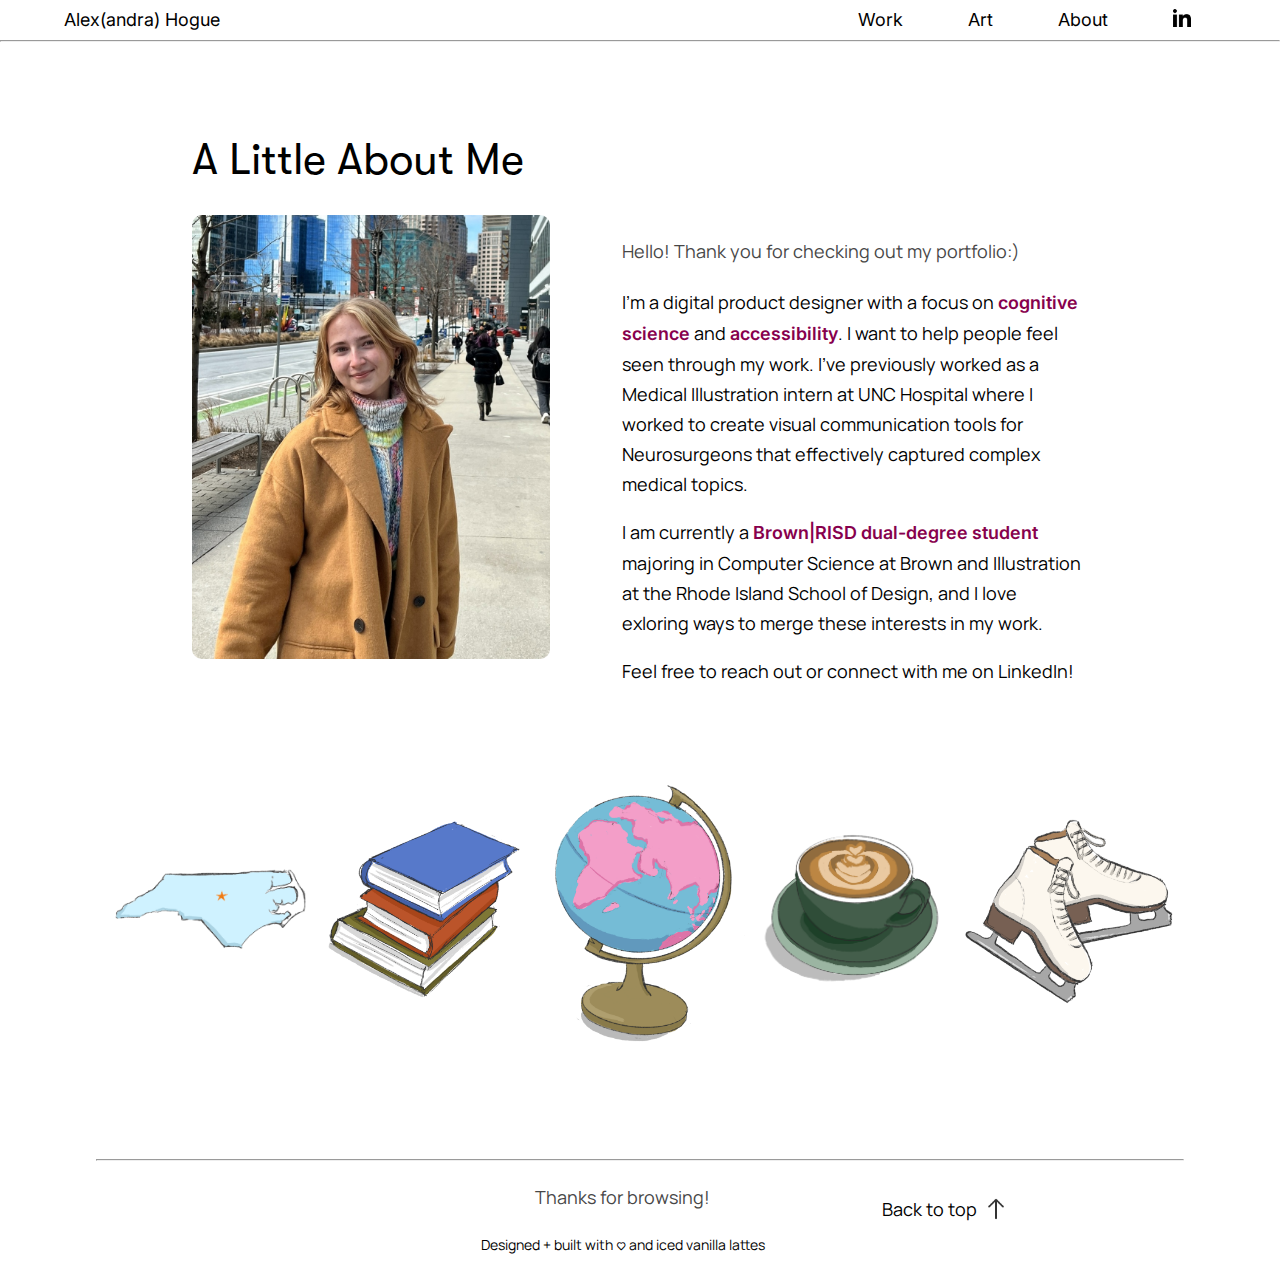
<file: about.html>
<!DOCTYPE html>
<html lang="en">
  <head>
    <meta charset="UTF-8">
    <meta name="viewport" content="width=device-width, initial-scale=1.0" />
    <title>About Page</title>
    
    <!-- Google Fonts -->
    <link rel="preconnect" href="https://fonts.googleapis.com">
    <link rel="preconnect" href="https://fonts.gstatic.com" crossorigin>
    <link href="https://fonts.googleapis.com/css2?family=Inter:wght@300;400;500;600&family=Manrope:wght@300;400;500;600&display=swap" rel="stylesheet">
    
    <link rel="stylesheet" href="common.css" />
    <link rel="stylesheet" href="navigation.css" />
    <link rel="stylesheet" href="footer.css" />
    <link rel="stylesheet" href="mouse.css" />
    <link rel="stylesheet" href="about.css" />
    <script src="https://code.jquery.com/jquery-1.10.2.js"></script>
  </head>
  <body id="website">
    <div id="nav-bar" class="collapsed">
    </div>
    <script>
      $(function(){
        $("#nav-bar").load("nav.html");
      });
    </script>

    <div id=about-page>
        <div id="about-area">
            <h1>A Little About <span id="name">Me</span></h1>
            <div id="main-sec">
                <img id="me" src="assets/me.JPG" alt="Alex Hogue smiling on the streets of Boston">
                <div id="writing">
                    <h4>Hello! Thank you for checking out my portfolio:)</h4>
                    <p>I'm a digital product designer with a focus on <span class="highlighted">cognitive science</span> and <span class="highlighted">accessibility</span>. 
                        I want to help people feel seen through my work. I've previously worked as a Medical Illustration 
                        intern at UNC Hospital where I worked to create visual communication tools for Neurosurgeons that 
                        effectively captured complex medical topics. 
                    </p>
                    <p>I am currently a <span class="highlighted">Brown|RISD dual-degree student</span> majoring in Computer Science at Brown and Illustration at the 
                        Rhode Island School of Design, and I love exloring ways to merge these interests in my work.
                    </p>
                    <p>Feel free to reach out or connect with me on <a id="link" href="https://www.linkedin.com/in/alex-hogue/" target="_blank">LinkedIn</a>!</p>
                </div>
            </div>
        </div>
        <div id="picture-section" class="section">
            <div class="hover"> 
                <span class="hover-text">I'm from North Carolina (go UNC!)</span>
                <img id="picture1" class="picture" src="assets/nc.png" alt="illustrated map of North Carolina"/>
            </div>
            <div class="hover">
                <span class="hover-text">I love to read (especially long fantasy books and gothic lit)</span>
                <img id="picture2" class="picture" src="assets/books.png" alt="illustrated stack of books"/>
            </div>
            <div class="hover">
                <span class="hover-text">I love traveling and experiencing new places</span>
                <img id="picture3" class="picture" src="assets/globe.png" alt="illustrated world globe"/>
            </div>
            <div class="hover">
                <span class="hover-text">I love trying vanilla lattes at every cafe I find</span>
                <img id="picture4" class="picture" src="assets/latte.png" alt="illustrated vanilla latte with heart latte art"/>
            </div>
            <div class="hover">
                <span class="hover-text">I enjoy ice skating and was a competitive synchronized figure skater for 10 years</span>
                <img id="picture5" class="picture" src="assets/skates.png" alt="illustrated pair of figure skates"/>
            </div>
        </div>
    </div>
    <div id="footer">
      <hr>
      <div id="footer-text">
        <div id="spacer"></div>
        <div id="main-text">
          <h4>Thanks for browsing!</h4>
          <label>Designed + built with <3 and iced vanilla lattes</label>
        </div>
        <a href="#about-area">
          <div id="to-top">
              <p id="up-text">Back to top</p>
              <img id="up" src="assets/solar_arrow-up-outline.png" alt="return to top of page"/>
          </div>
        </a>
      </div>
    </div>
    <script>
      const titleArea = document.getElementById("about-page");
      const footerArea = document.getElementById("footer");

      function spark(event){

        let i = document.createElement("i");
        i.style.left = (event.pageX) + "px";
        i.style.top = (event.pageY) + "px";
        i.style.scale = `${Math.random()*2+1}`;
        i.style.setProperty('--random-color', getRandomColor());
        i.style.setProperty(`--x`, getRandomTransitionVal());
        i.style.setProperty(`--y`, getRandomTransitionVal());

        document.body.appendChild(i);

        setTimeout(() => {
          document.body.removeChild(i);
        }, 800)
      }

      function getRandomTransitionVal() {
        return `${Math.random()*200-100}px`;
      }

      function getRandomColor() {
        const red = Math.floor(Math.random() + 250); // Random integer between 0 and 255
        const green = Math.floor(Math.random() + 120);
        const blue = Math.floor(Math.random() * 200);
        const color = `rgb(${red}, ${green}, ${blue})`;
        return color;
      }

      titleArea.addEventListener("mousemove", spark);
      footerArea.addEventListener("mousemove", spark);
    </script>
    <script src="script.js"></script>
  </body>
  <script src="mouse.js"></script>
</html>
</file>
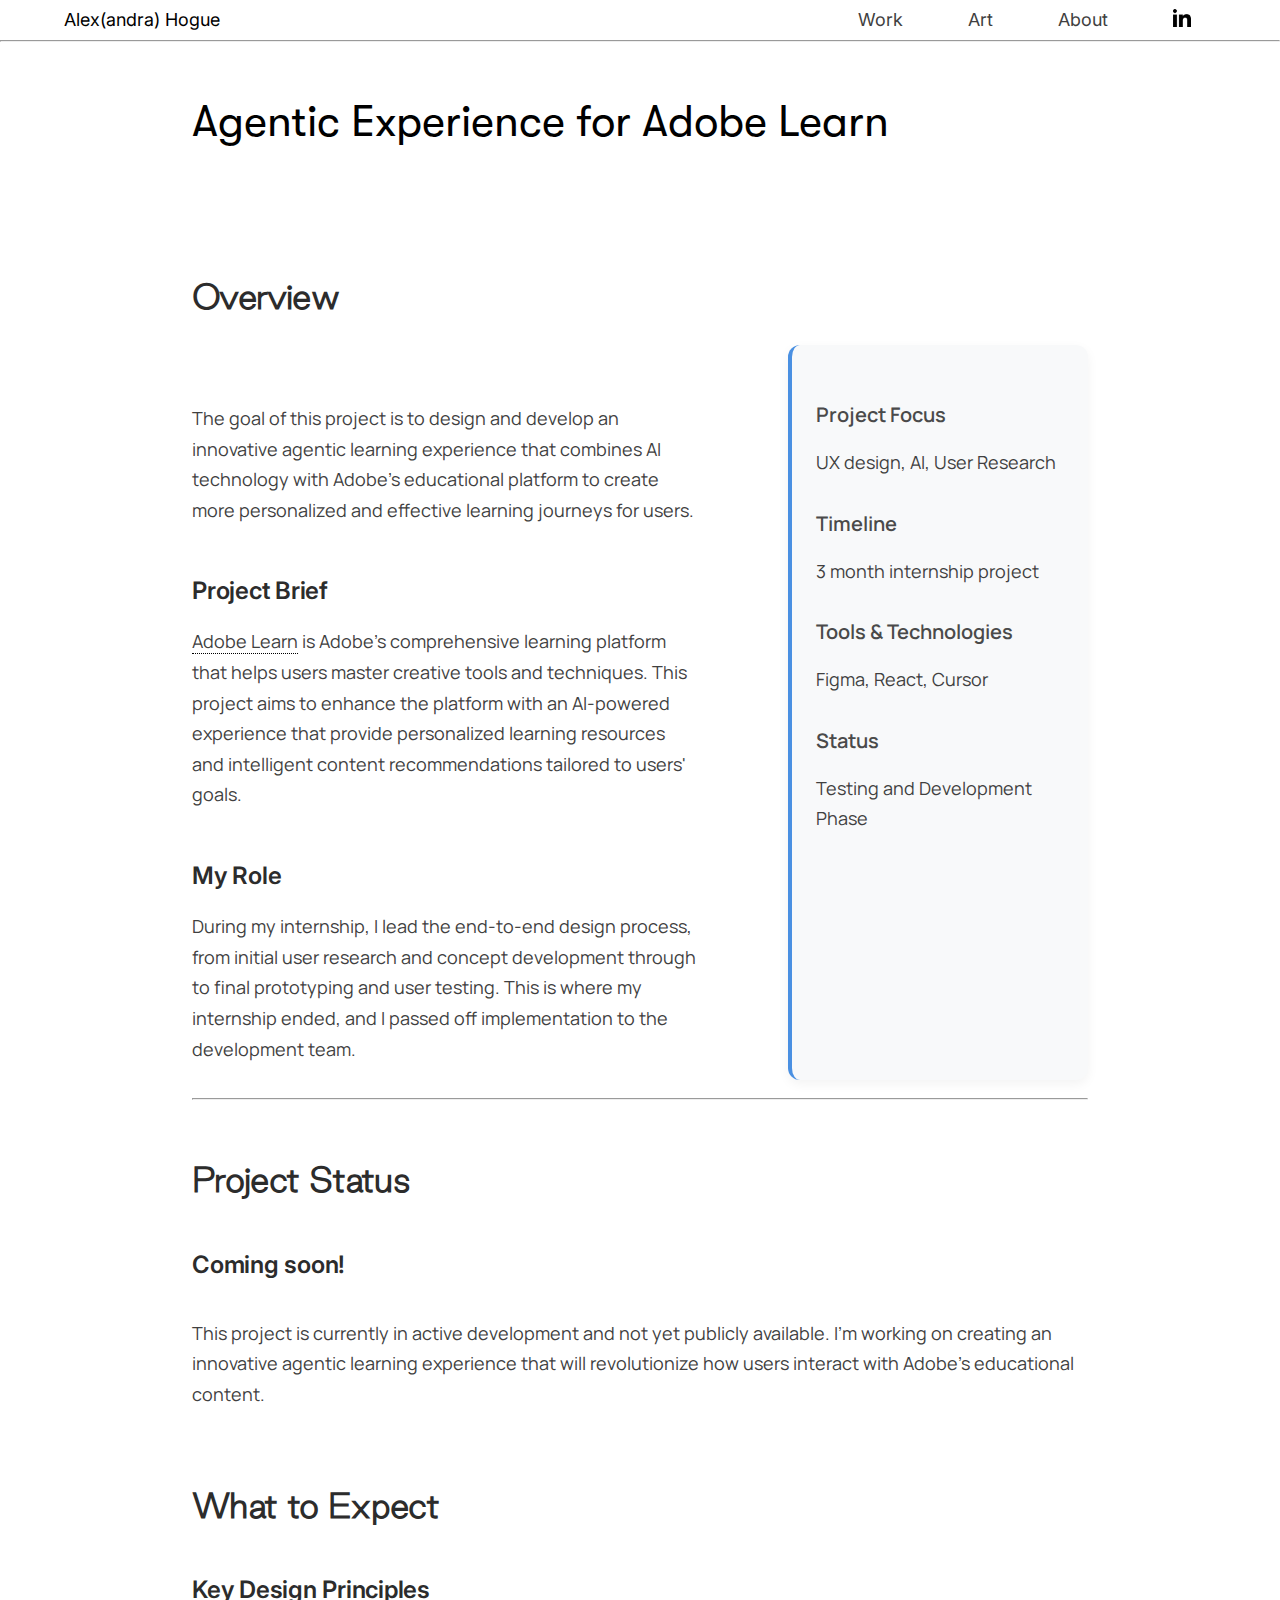
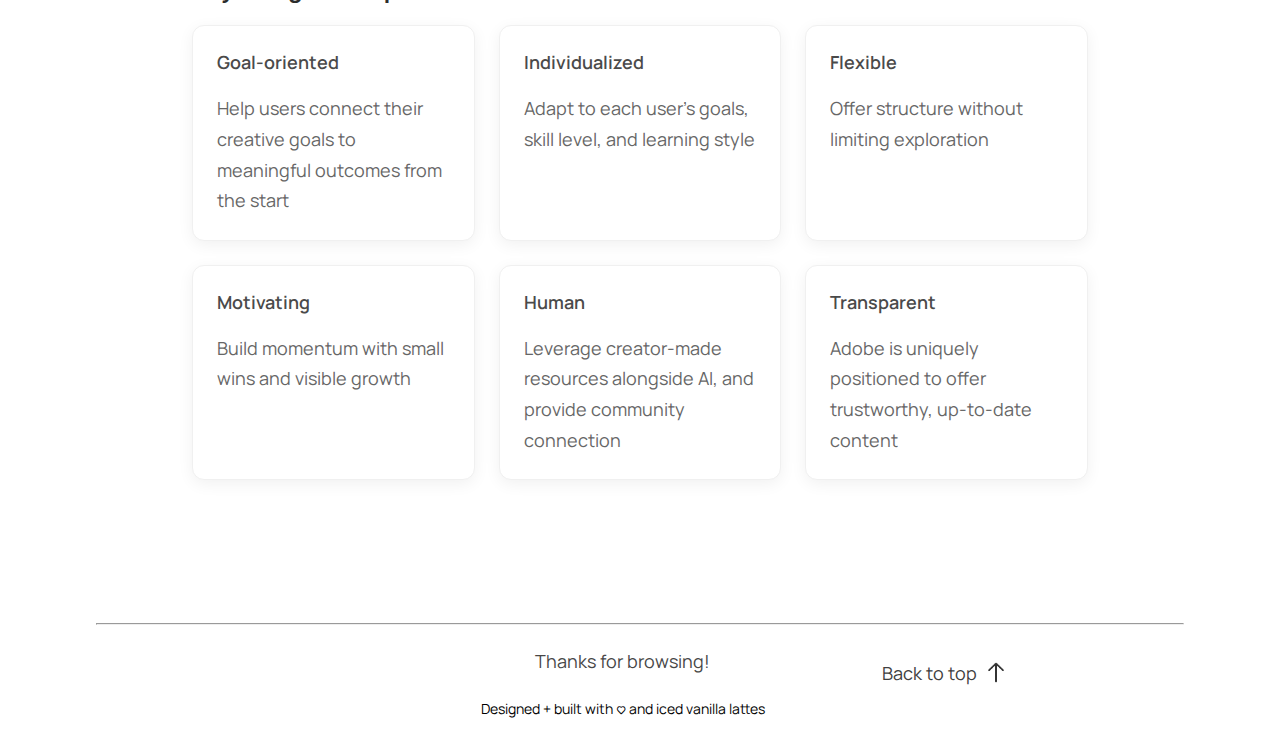
<file: adobe.html>
<!DOCTYPE html>
<html lang="en">
<head>
    <meta charset="UTF-8">
    <meta name="viewport" content="width=device-width, initial-scale=1.0">
    <title>Adobe Learn Project - Portfolio</title>
    
    <!-- Google Fonts -->
    <link rel="preconnect" href="https://fonts.googleapis.com">
    <link rel="preconnect" href="https://fonts.gstatic.com" crossorigin>
    <link href="https://fonts.googleapis.com/css2?family=Inter:wght@300;400;500;600&family=Manrope:wght@300;400;500;600&display=swap" rel="stylesheet">
    
    <link rel="stylesheet" href="common.css">
    <link rel="stylesheet" href="navigation.css">
    <link rel="stylesheet" href="footer.css">
    <link rel="stylesheet" href="mouse.css">
    <link rel="stylesheet" href="adobe.css">
    <script src="https://code.jquery.com/jquery-1.10.2.js"></script>
</head>
<body id="website">
    <div id="nav-bar" class="collapsed">
    </div>
    <script>
      $(function(){
        $("#nav-bar").load("nav.html");
      });
    </script>

    <div id="titleArea">
        <h1>Agentic Experience for Adobe Learn</h1>
    </div>
    
    <div id="centered-sec">
        <div class="section">
            <h2>Overview</h2>
            <div id="overview-section">
                <div id="overview">
                    <p>
                        The goal of this project is to design and develop an innovative agentic learning experience 
                        that combines AI technology with Adobe's educational platform to create more personalized 
                        and effective learning journeys for users.
                    </p>
                    <div id="project-brief" class="h3-section">
                        <h3>Project Brief</h3>
                        <p>
                            <a class="link" href="https://www.adobe.com/learn" target="_blank">Adobe Learn</a> is Adobe's comprehensive learning platform that helps users master creative tools 
                            and techniques. This project aims to enhance the platform with an AI-powered experience that 
                            provide personalized learning resources and intelligent content recommendations tailored to users' goals.
                        </p>
                    </div>
                    <div id="role" class="h3-section">
                        <h3>My Role</h3>
                        <p>
                            During my internship, I lead the end-to-end design process, from initial user research 
                            and concept development through to final prototyping and user testing. This is where my internship ended,
                            and I passed off implementation to the development team.
                        </p>
                    </div>
                </div>
                <div id="tools">
                    <h4>Project Focus</h4>
                    <p>UX design, AI, User Research</p>
                    <h4>Timeline</h4>
                    <p>3 month internship project</p>
                    <h4>Tools & Technologies</h4>
                    <p>Figma, React, Cursor</p>
                    <h4>Status</h4>
                    <p>Testing and Development Phase</p>
                </div>
            </div>
            <br>
            <hr>
        </div>
        
        <div class="section">
            <h2>Project Status</h2>
            <div class="h3-section">
                <h3>Coming soon!</h3>
                <div id="about-desc">
                    <p>
                        This project is currently in active development and not yet publicly available. 
                        I'm working on creating an innovative agentic learning experience that will 
                        revolutionize how users interact with Adobe's educational content.
                    </p>
                </div>
            </div>
        </div>
        
        <div class="section">
            <h2>What to Expect</h2>
            <div class="h3-section">
                <h3>Key Design Principles</h3>
                <div id="features-section">
                    <div class="feature-item">
                        <h4>Goal-oriented</h4>
                        <p>Help users connect their creative goals to meaningful outcomes from the start</p>
                    </div>
                    <div class="feature-item">
                        <h4>Individualized</h4>
                        <p>Adapt to each user's goals, skill level, and learning style</p>
                    </div>
                    <div class="feature-item">
                        <h4>Flexible</h4>
                        <p>Offer structure without limiting exploration</p>
                    </div>
                    <div class="feature-item">
                        <h4>Motivating</h4>
                        <p>Build momentum with small wins and visible growth</p>
                    </div>
                    <div class="feature-item">
                        <h4>Human</h4>
                        <p>Leverage creator-made resources alongside AI, and provide community connection</p>
                    </div>
                    <div class="feature-item">
                        <h4>Transparent</h4>
                        <p>Adobe is uniquely positioned to offer trustworthy, up-to-date content</p>
                    </div>
                </div>
            </div>
        </div>
    </div>
    
    <div id="footer">
        <hr>
        <div id="footer-text">
            <div id="spacer"></div>
            <div id="main-text">
                <h4>Thanks for browsing!</h4>
                <label>Designed + built with <3 and iced vanilla lattes</label>
            </div>
            <a href="#titleArea">
                <div id="to-top">
                    <p id="up-text">Back to top</p>
                    <img id="up" src="assets/solar_arrow-up-outline.png" alt="return to top of page"/>
                </div>
            </a>
        </div>
    </div>
    
    <script src="script.js"></script>
    <script src="carosel.js"></script>
    <script src="mouse.js"></script>
</body>
</html>
</file>
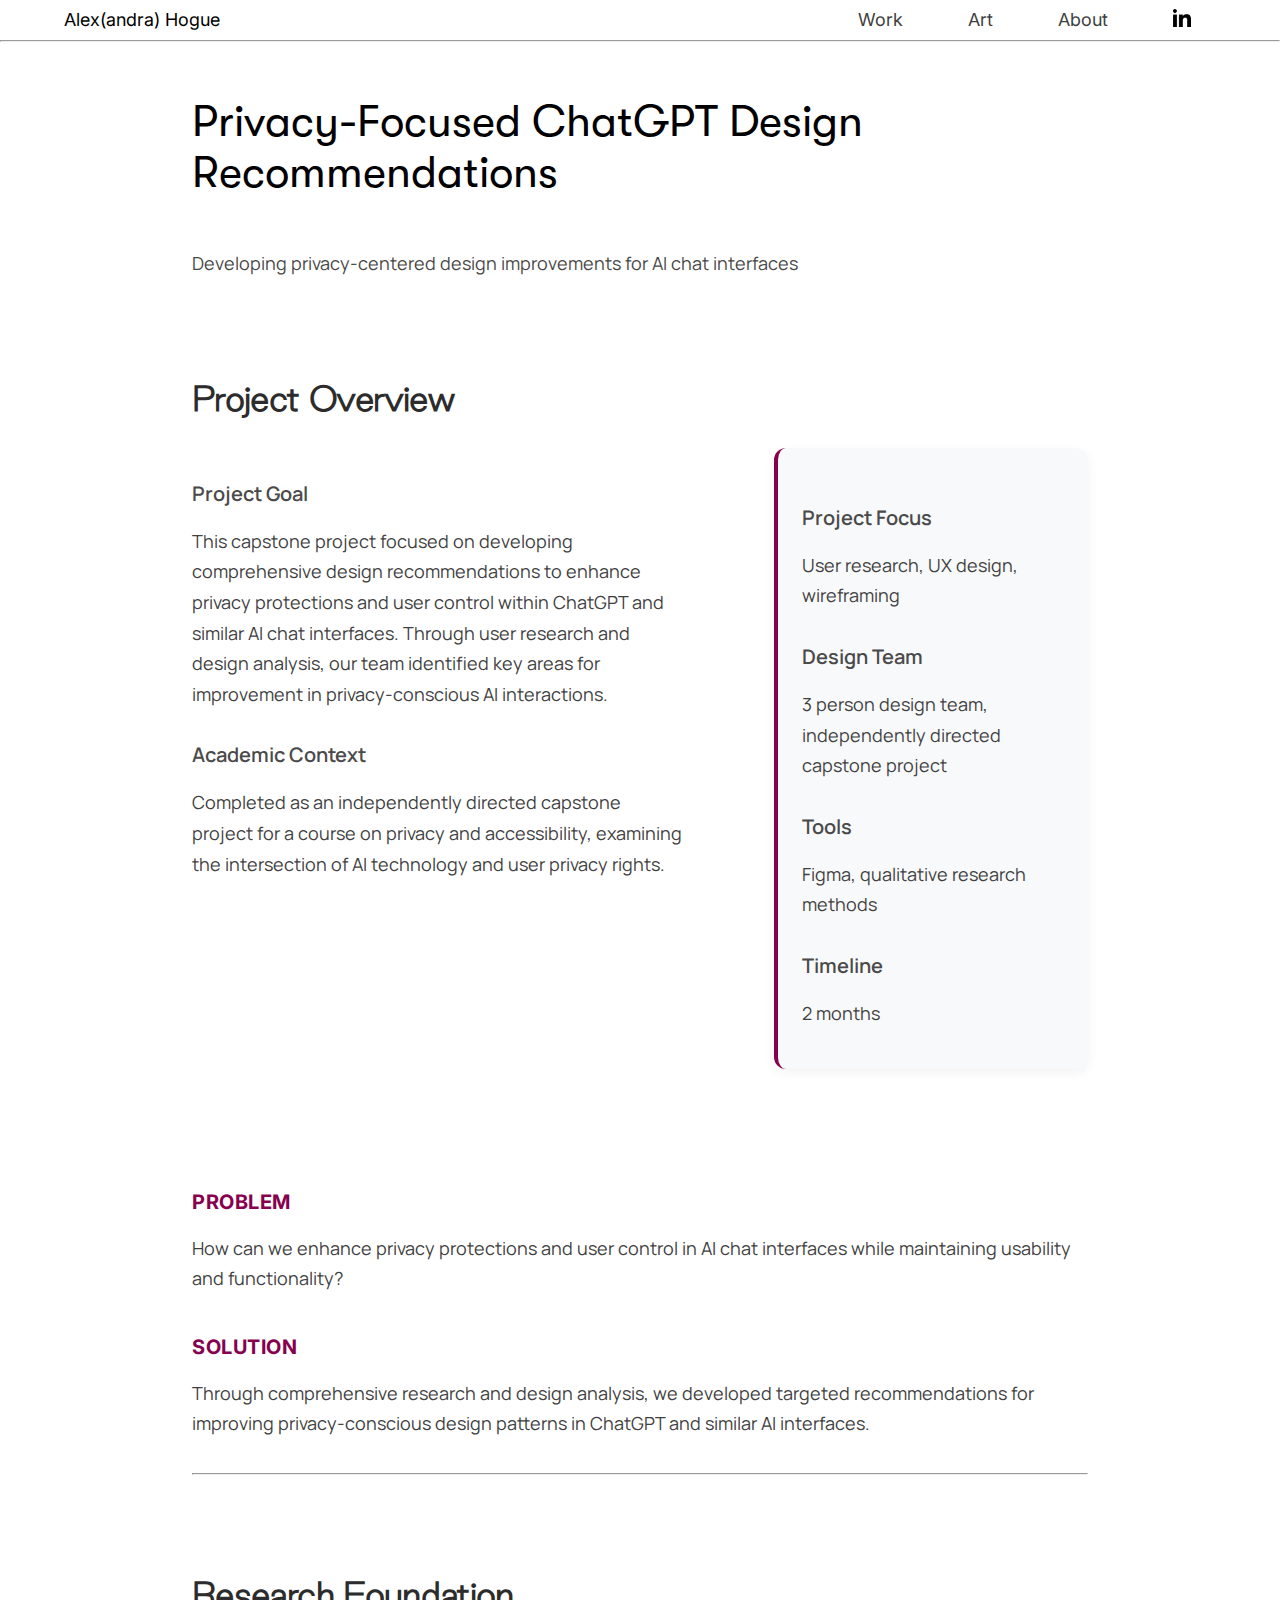
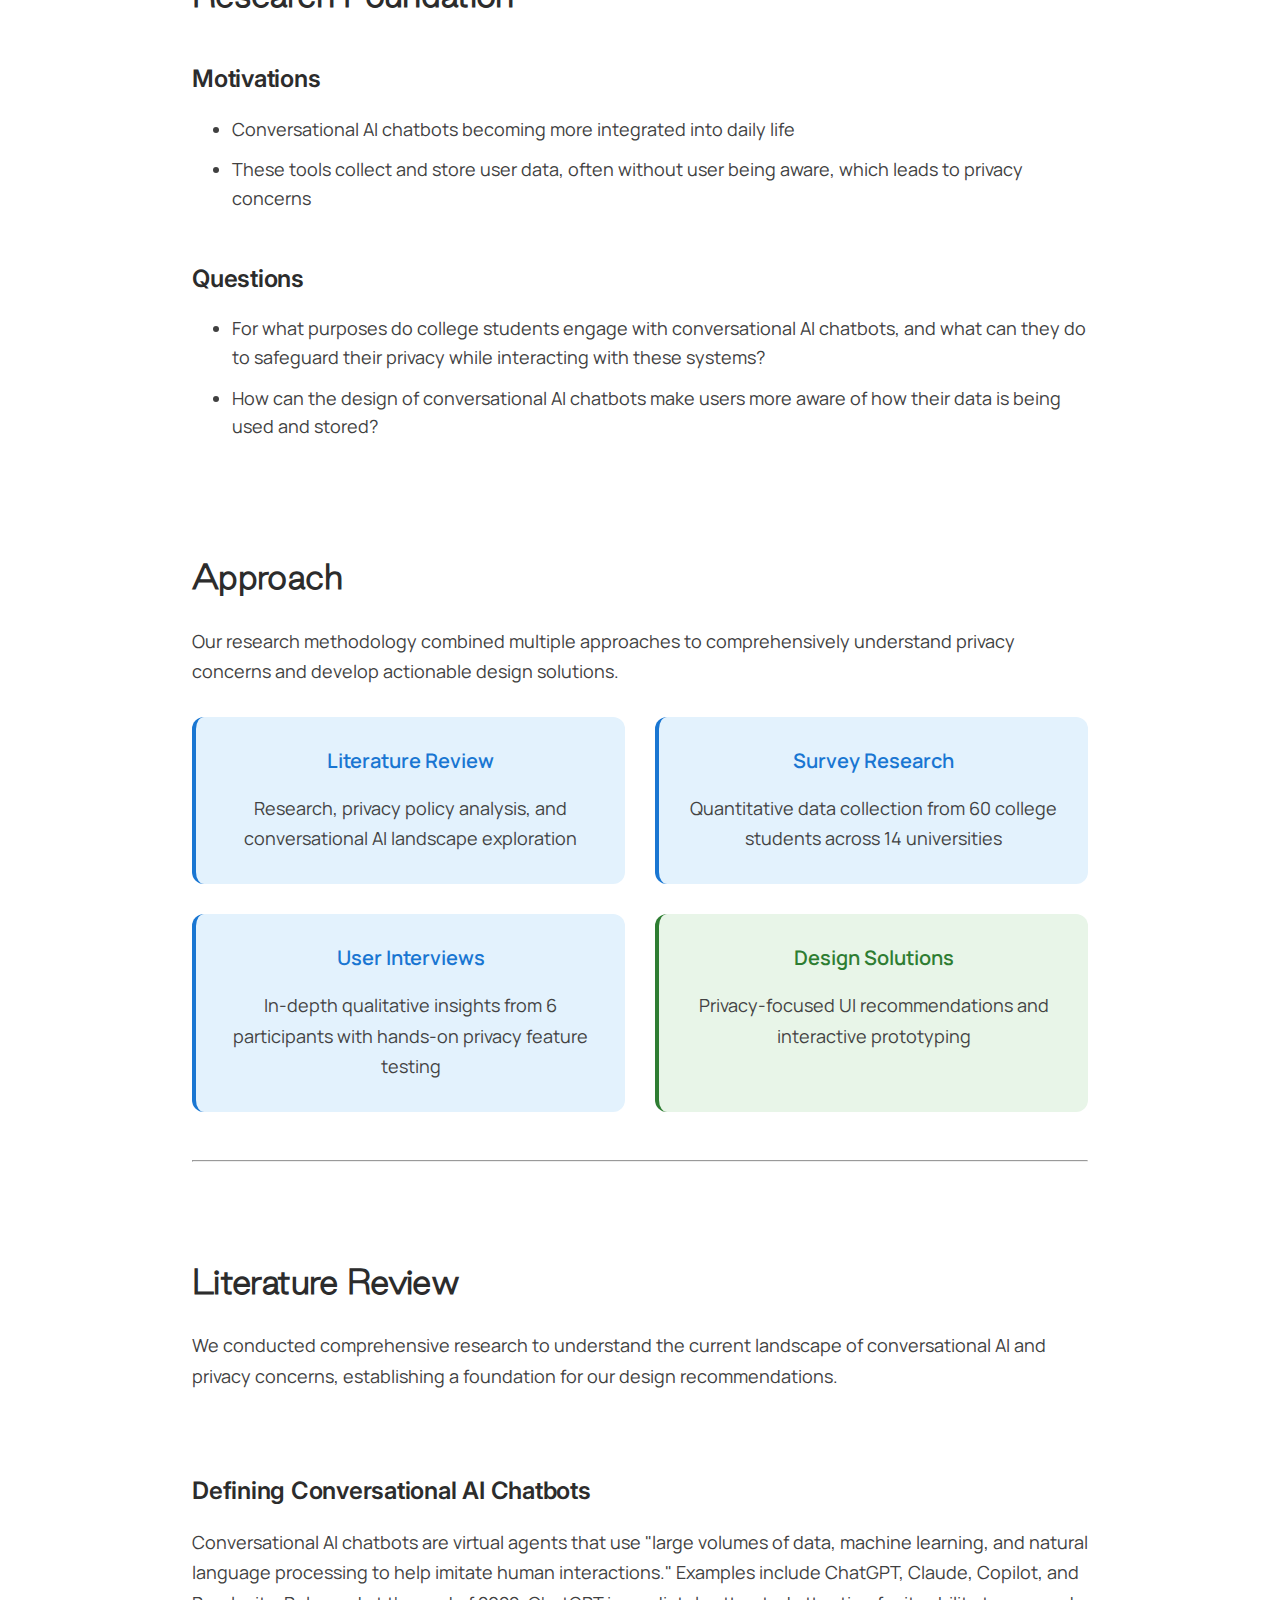
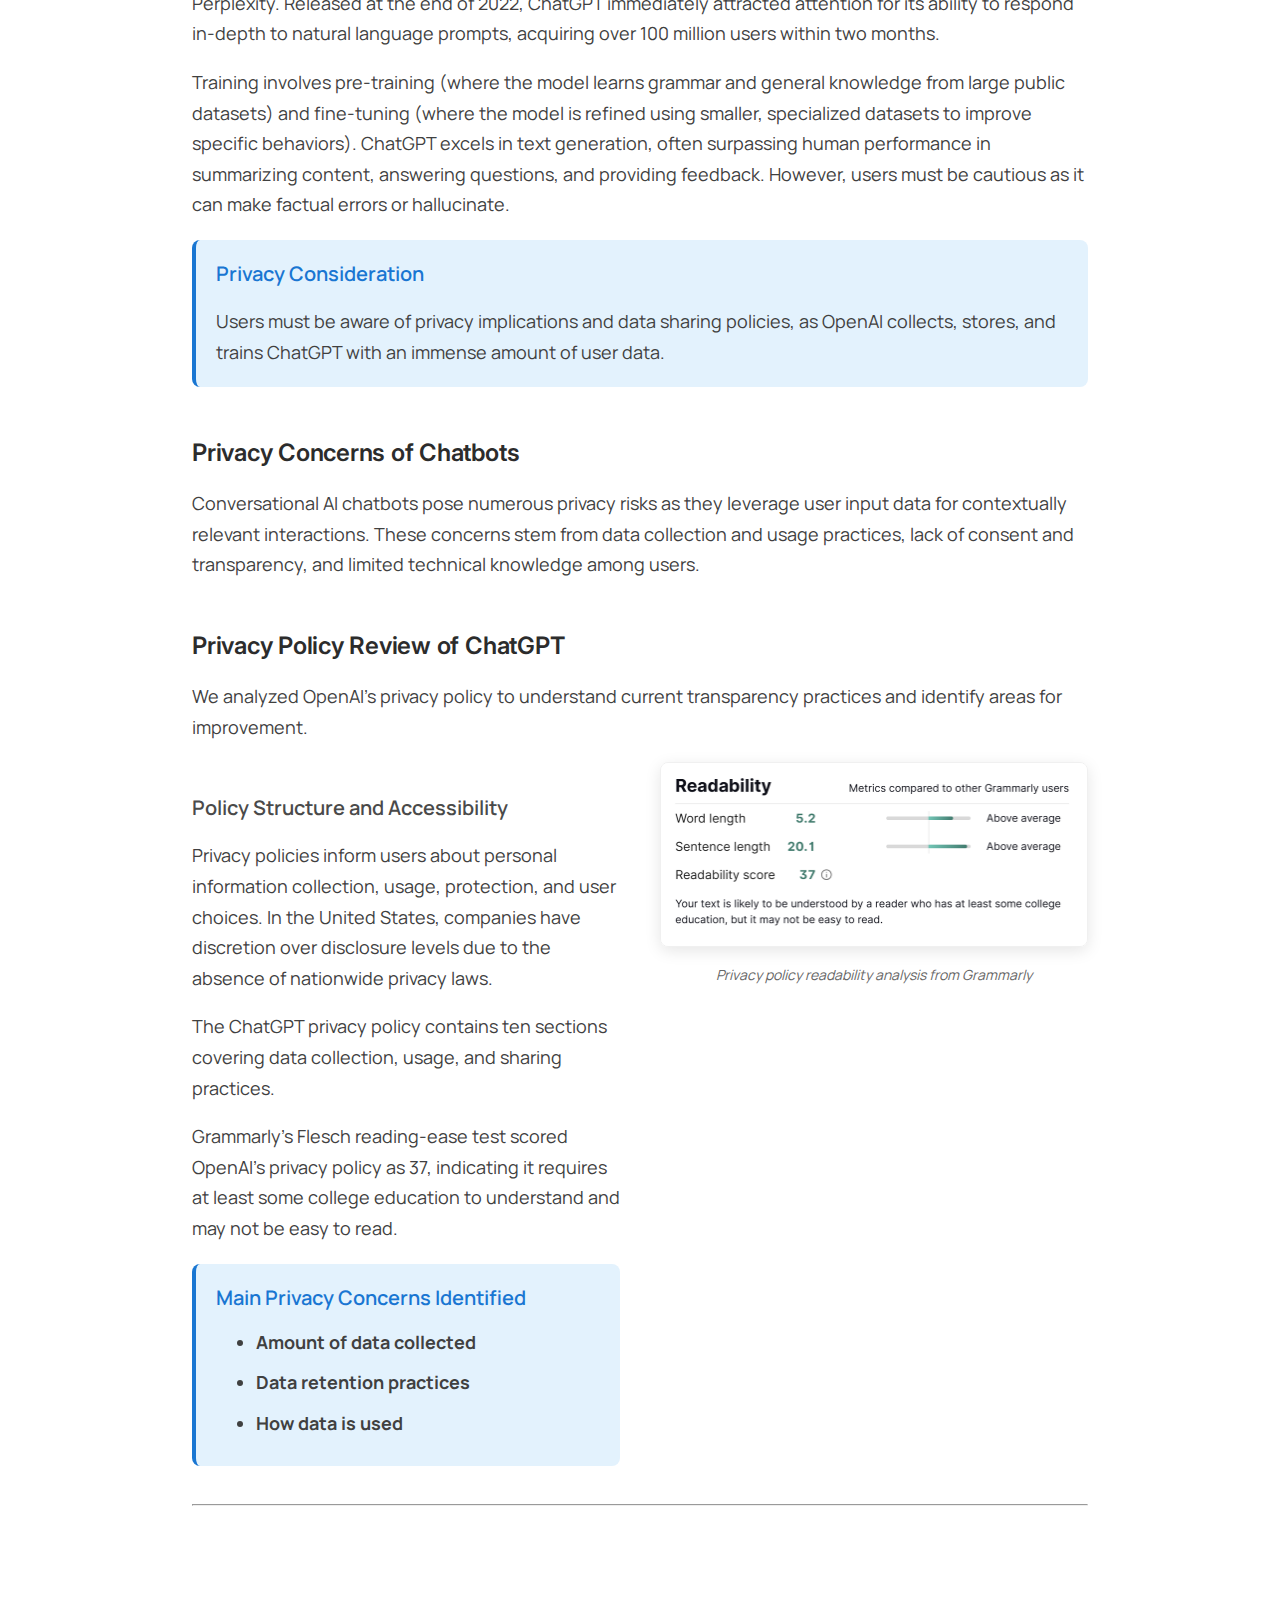
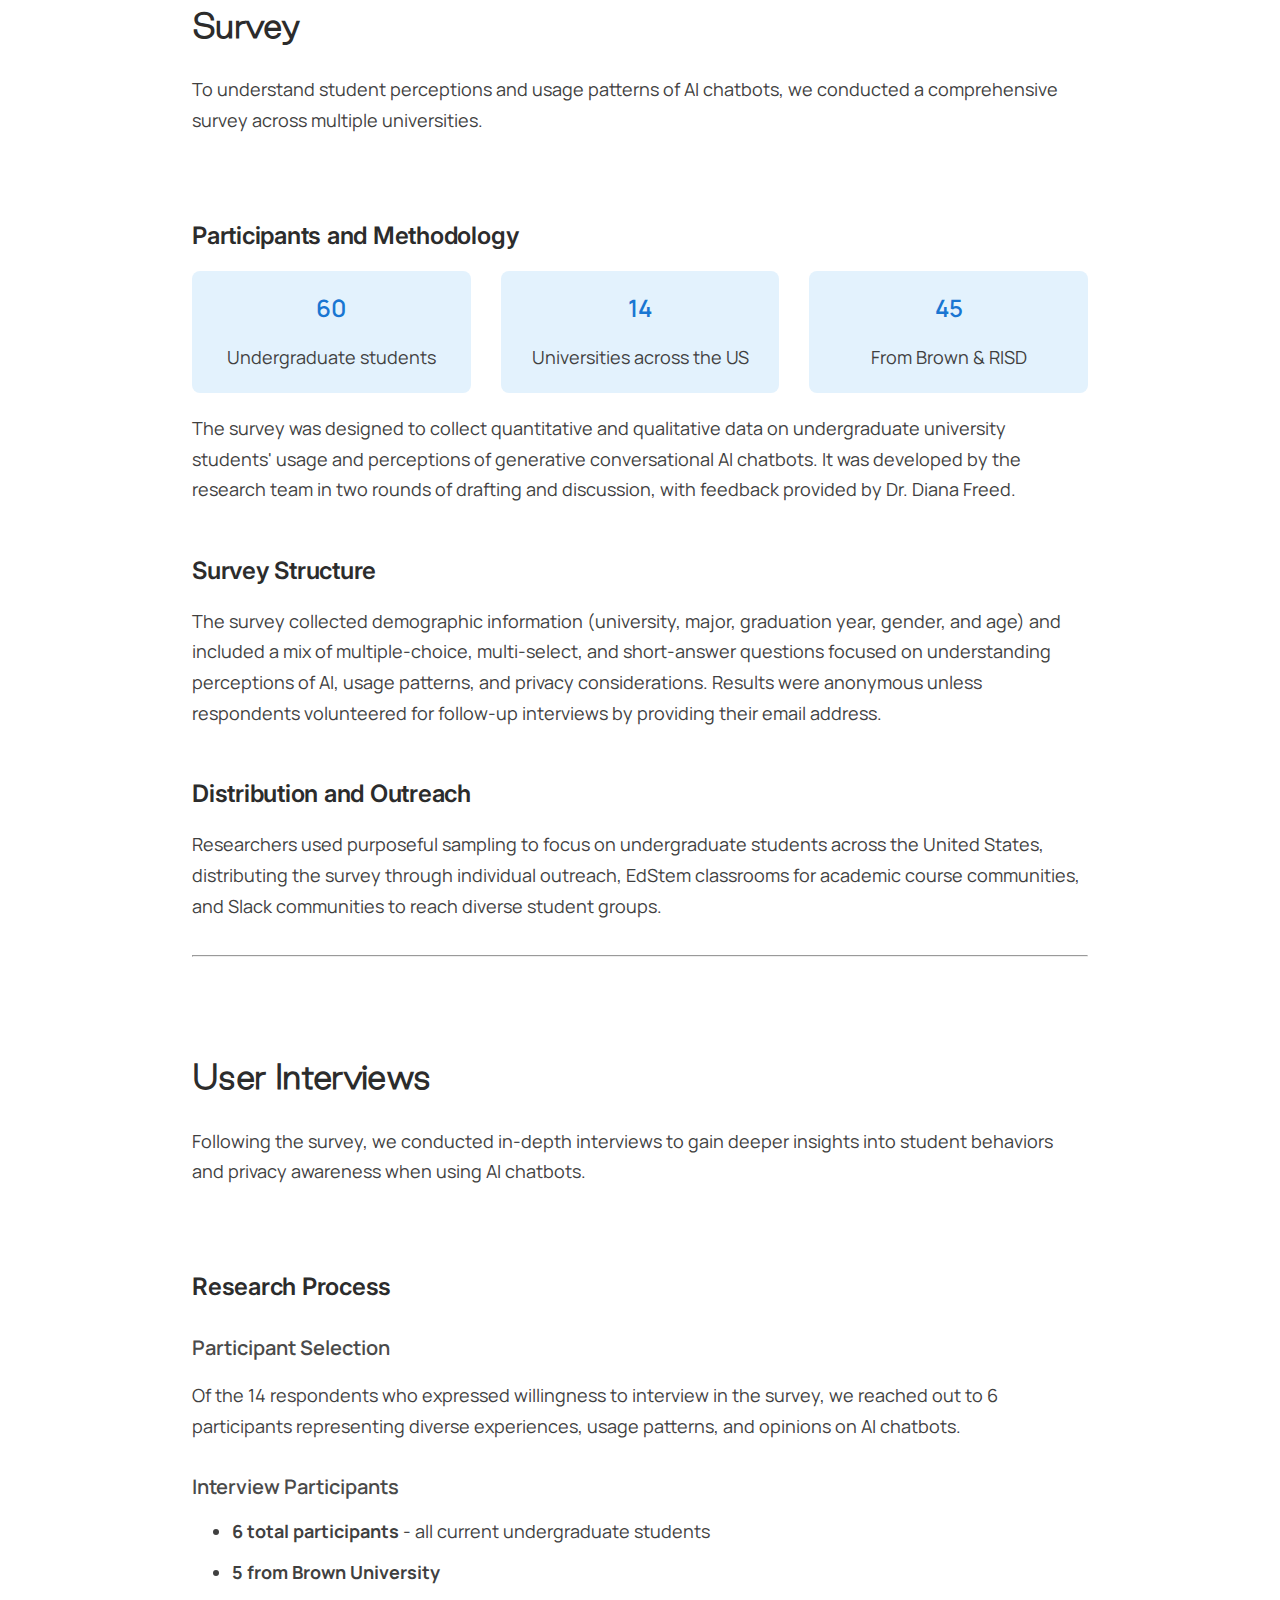
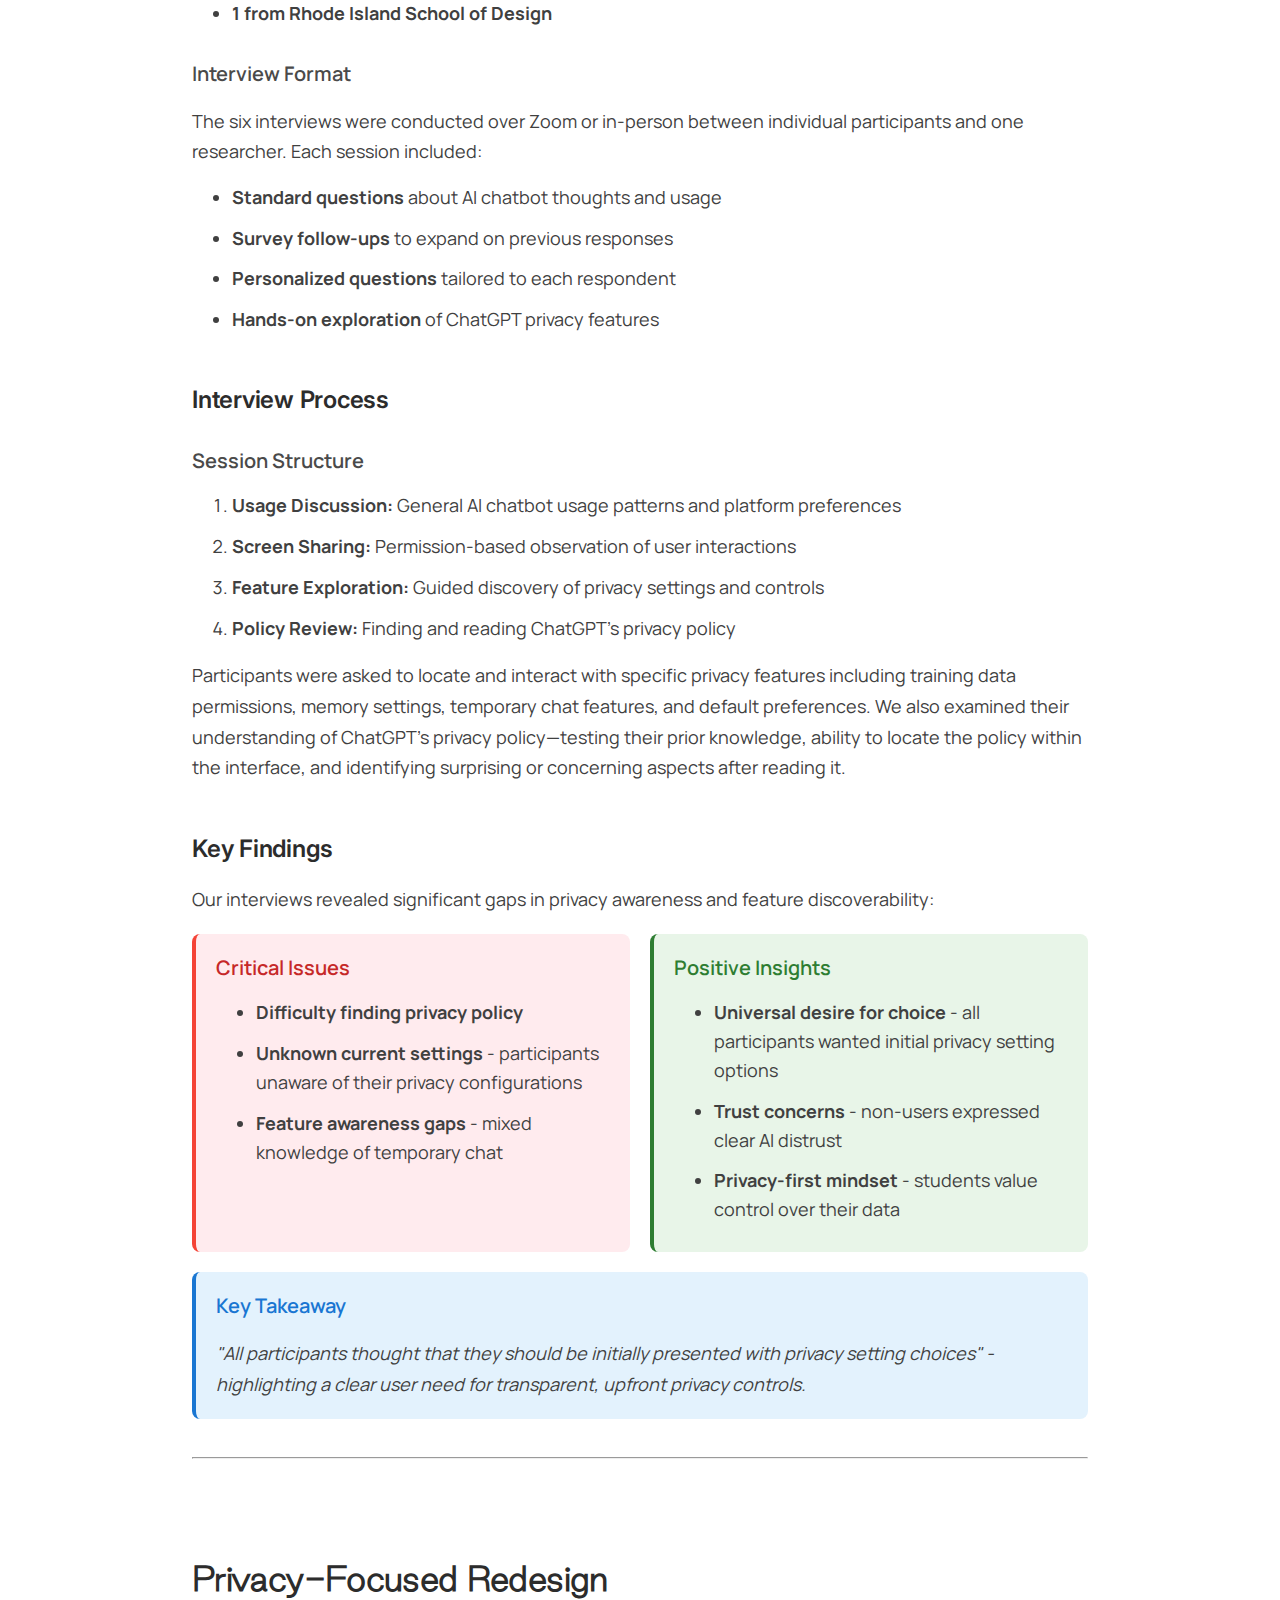
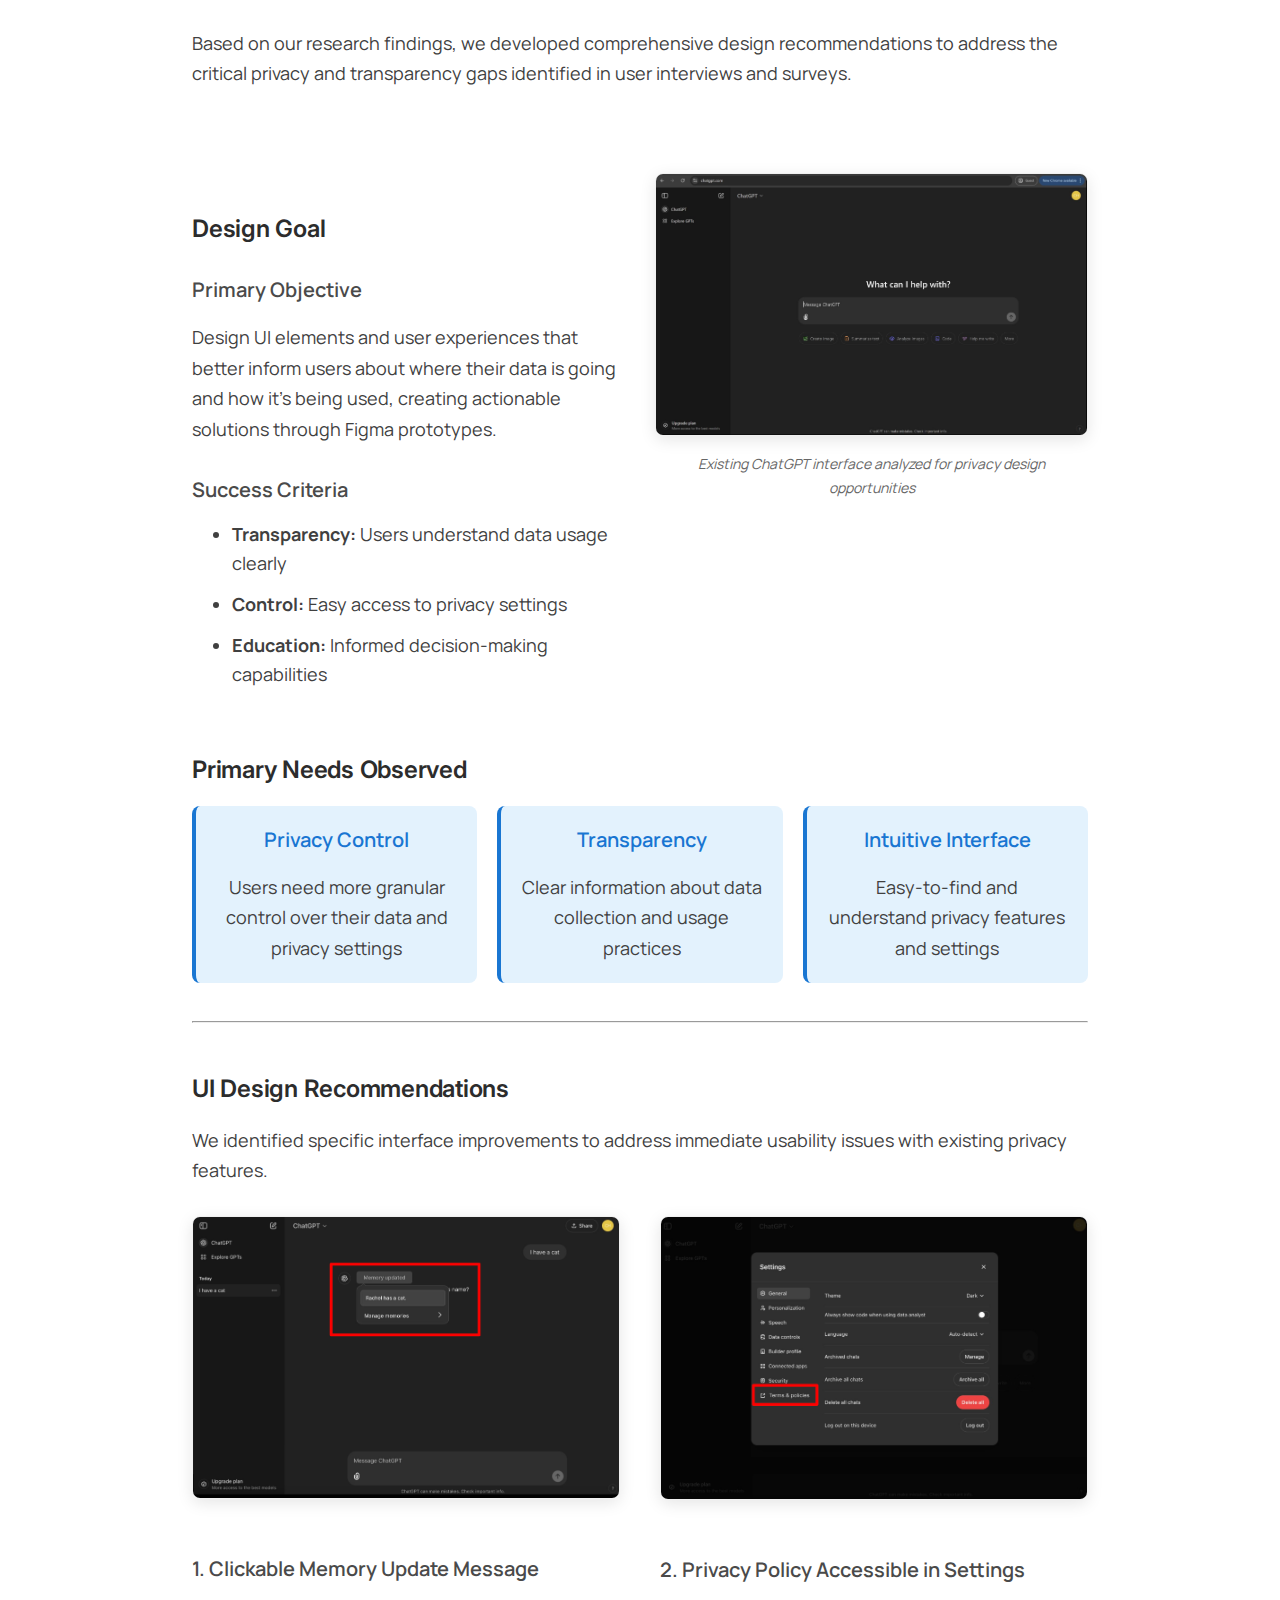
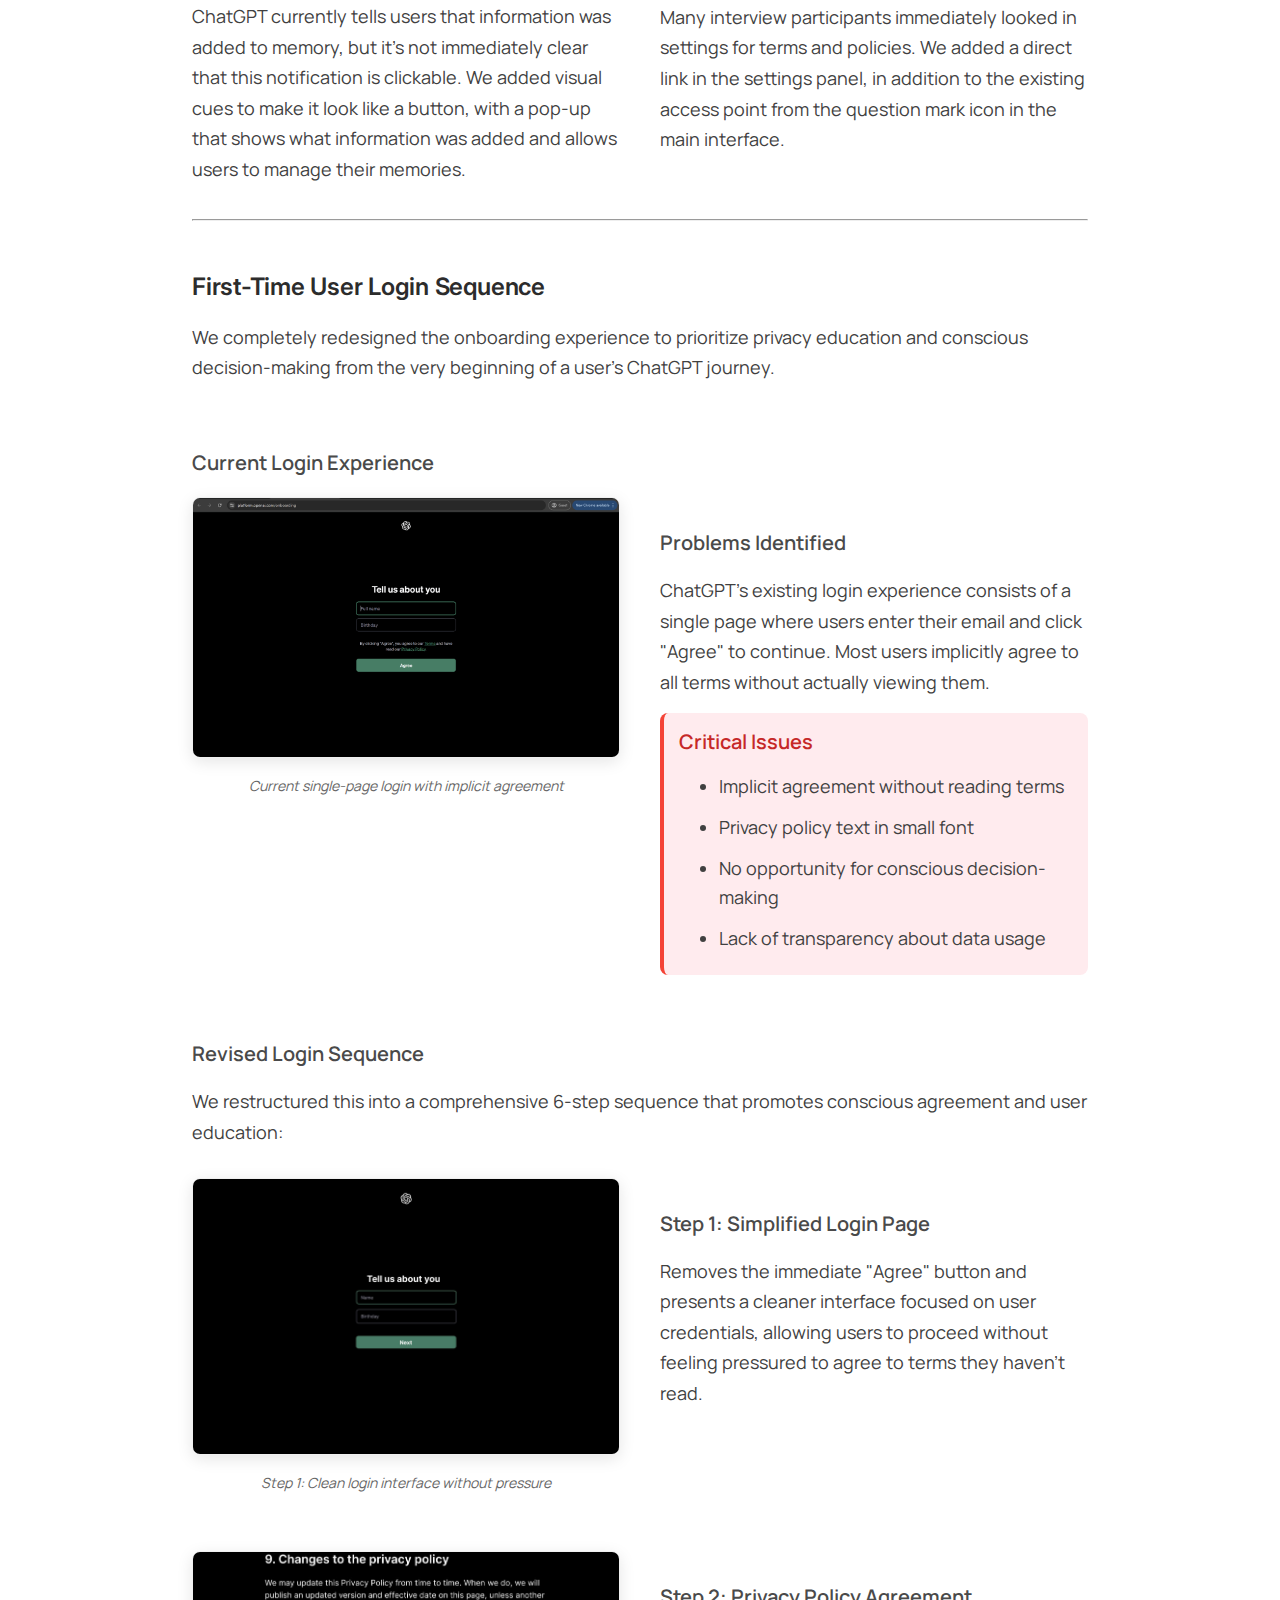
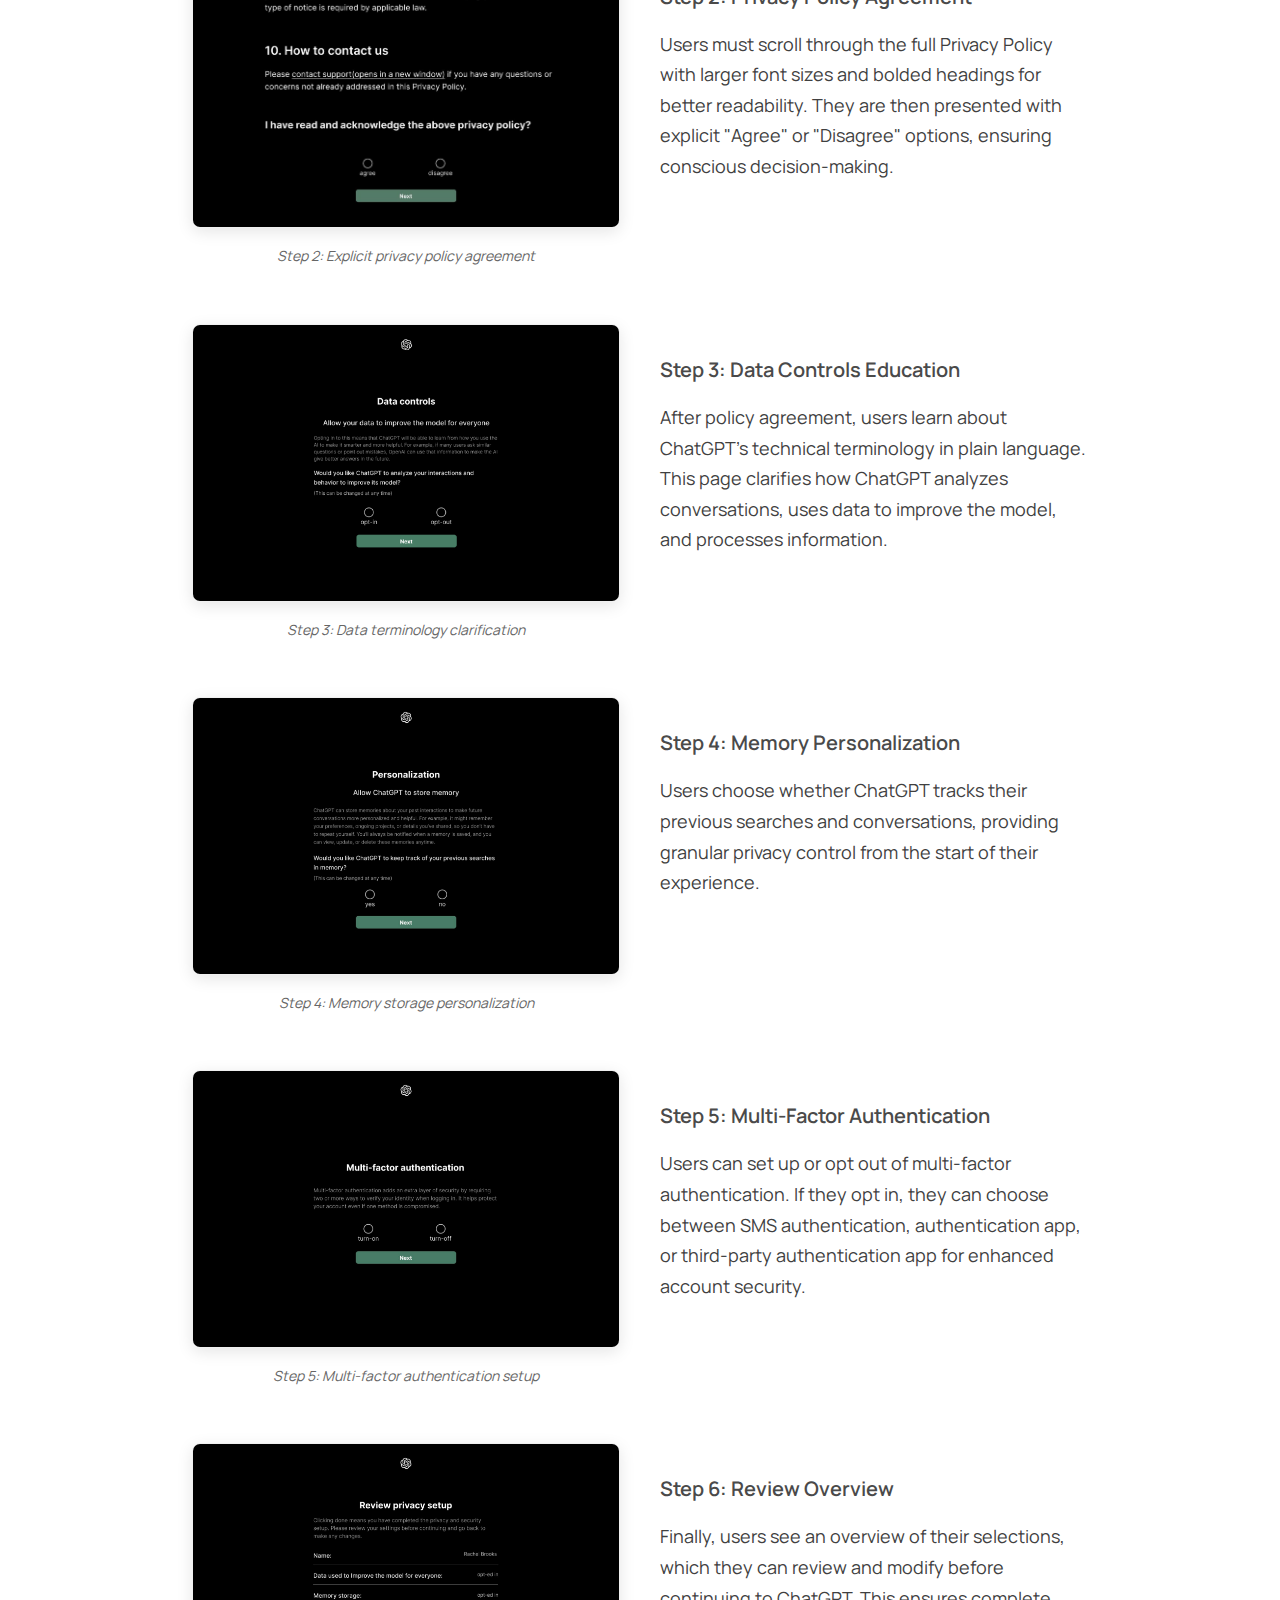
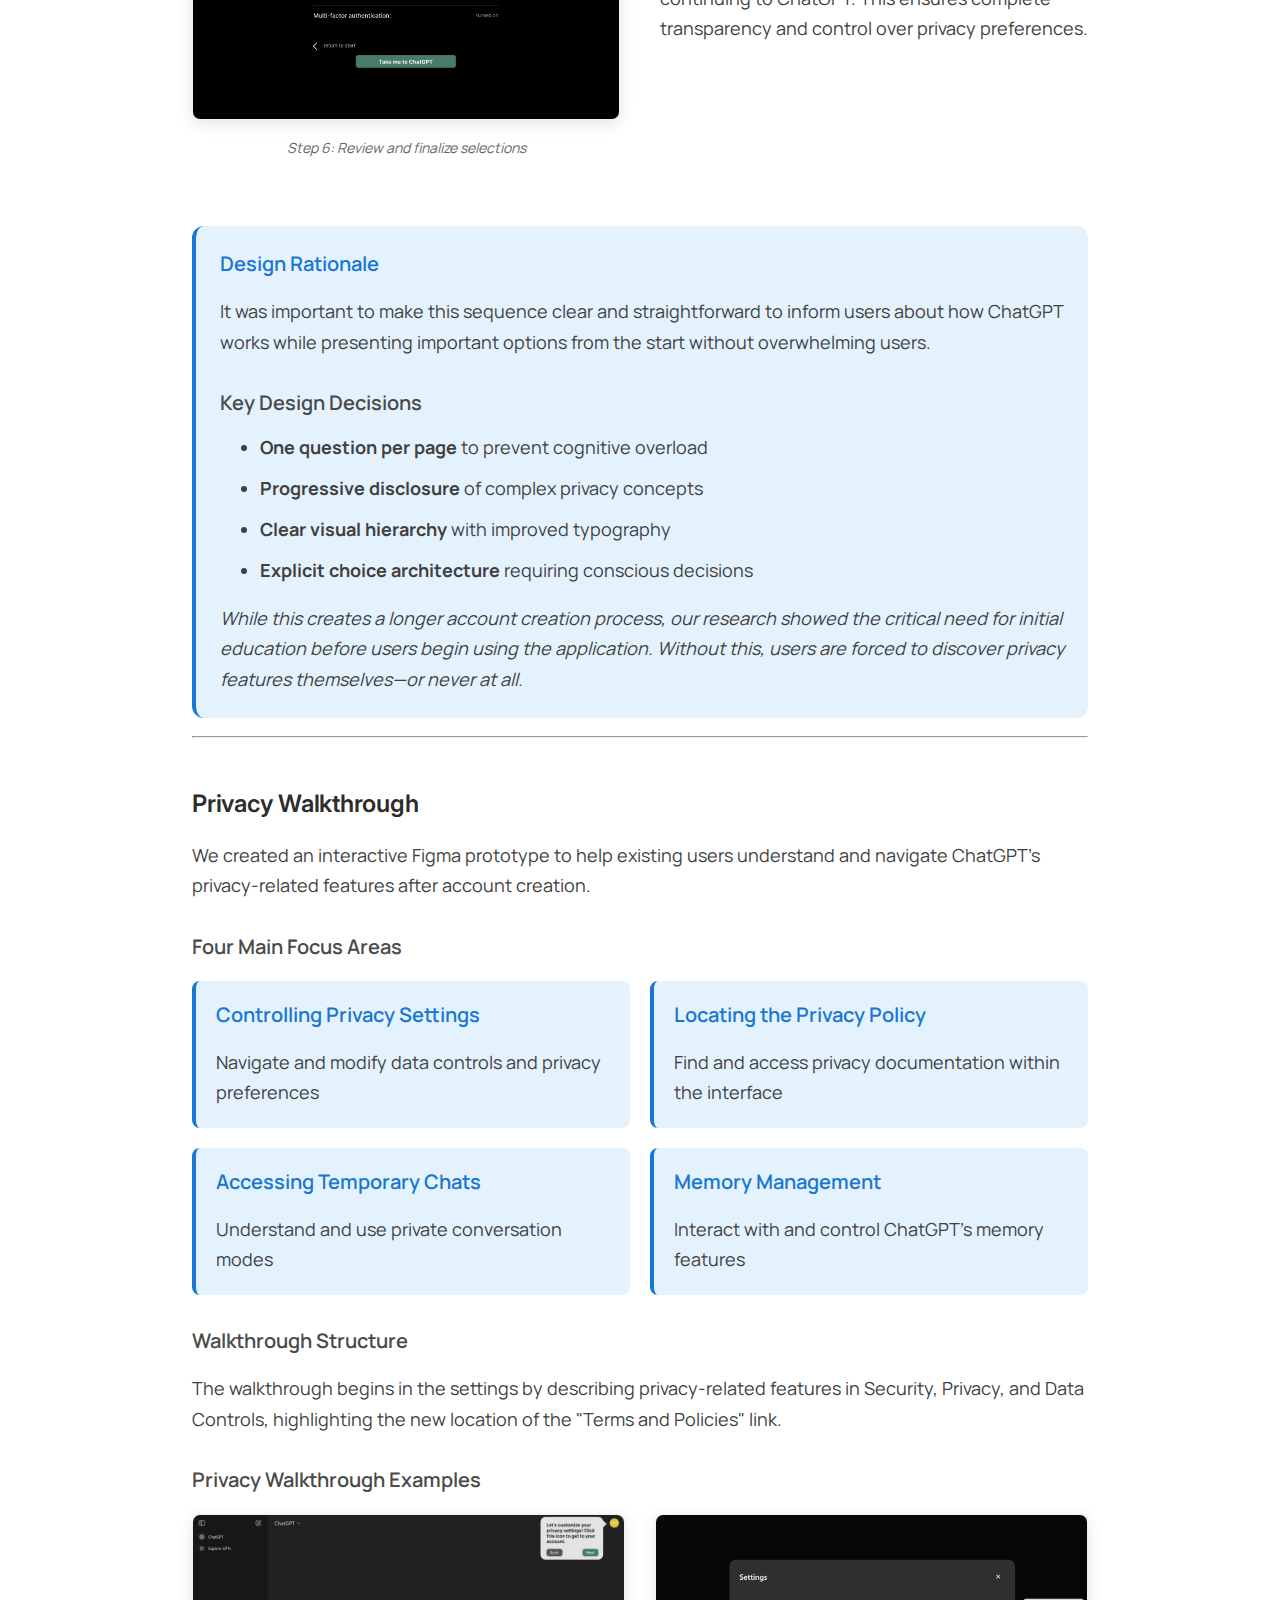
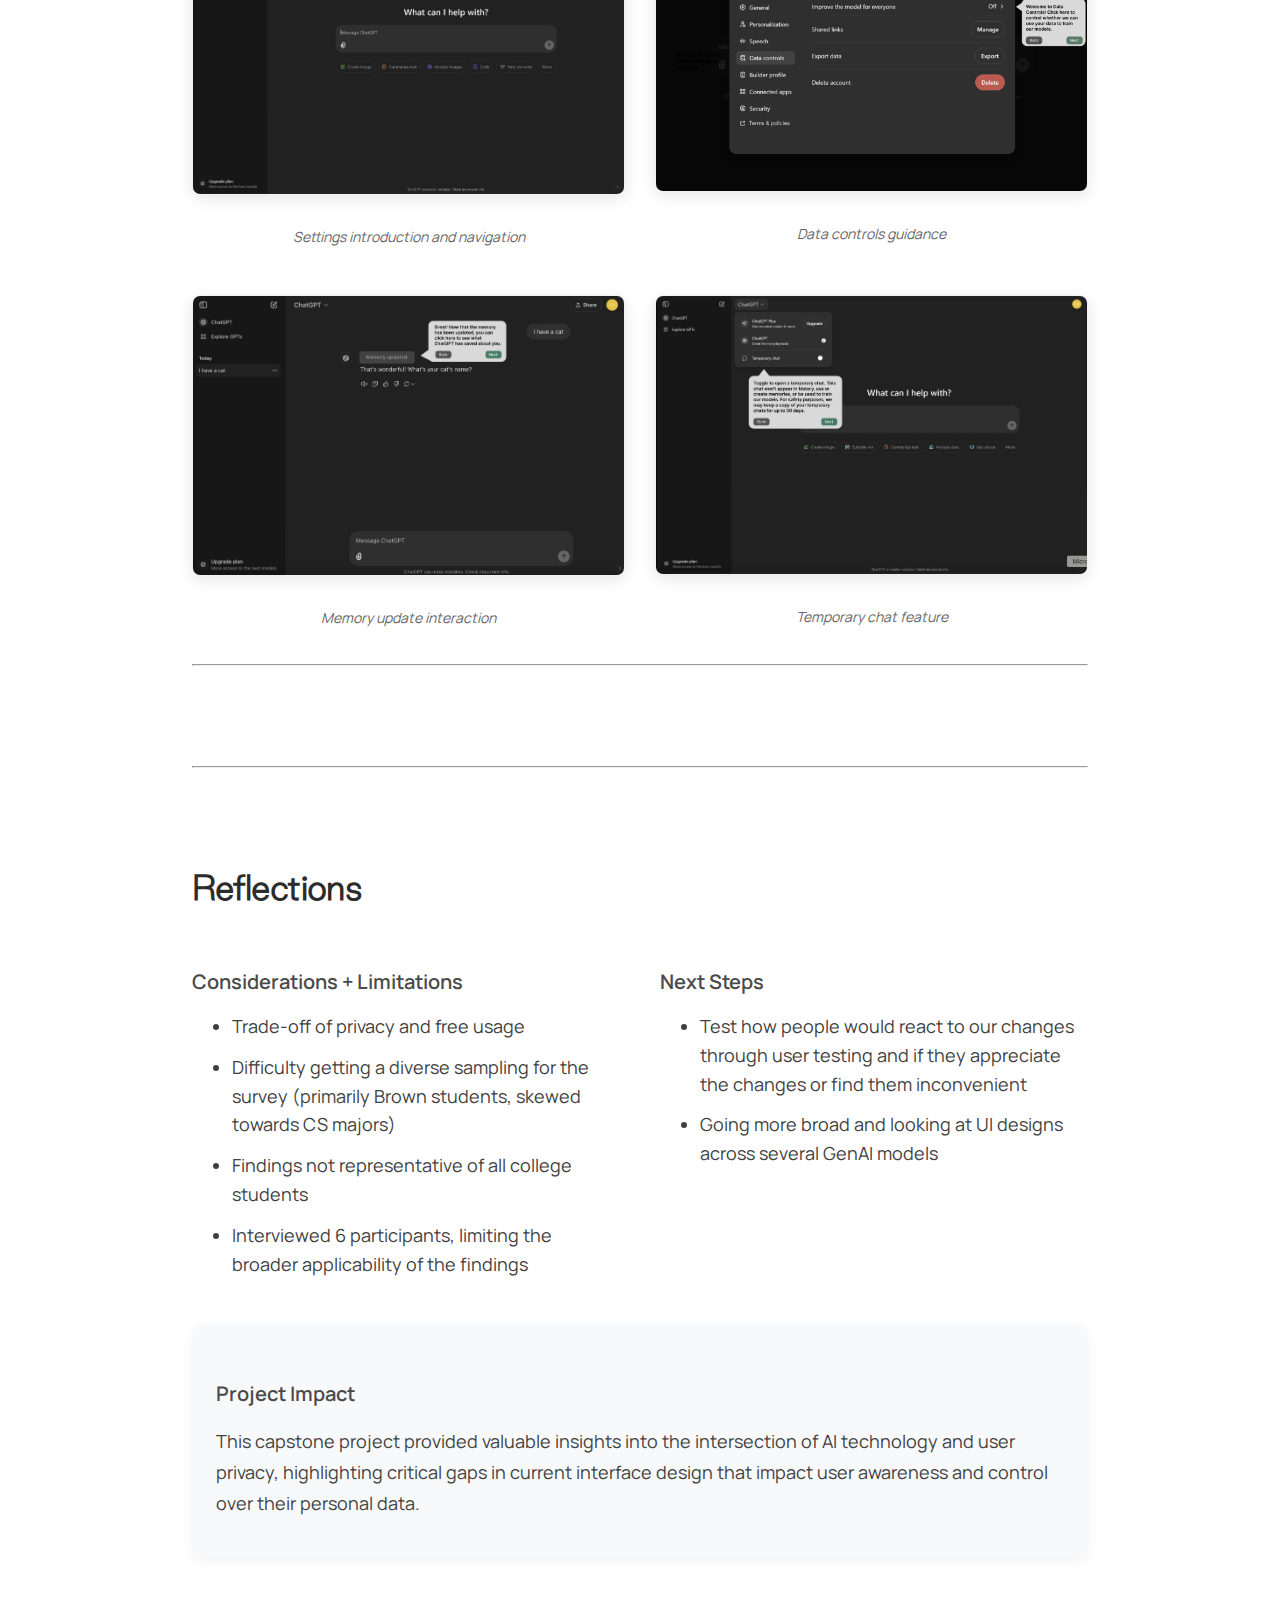
<file: chatgpt.html>
<!DOCTYPE html>
<html lang="en">
  <head>
    <meta charset="UTF-8">
    <meta name="viewport" content="width=device-width, initial-scale=1.0" />
    <title>Privacy-Focused ChatGPT Design Recommendations</title>
    
    <!-- Google Fonts -->
    <link rel="preconnect" href="https://fonts.googleapis.com">
    <link rel="preconnect" href="https://fonts.gstatic.com" crossorigin>
    <link href="https://fonts.googleapis.com/css2?family=Inter:wght@300;400;500;600&family=Manrope:wght@300;400;500;600&display=swap" rel="stylesheet">
    
    <link rel="stylesheet" href="common.css" />
    <link rel="stylesheet" href="navigation.css" />
    <link rel="stylesheet" href="footer.css" />
    <link rel="stylesheet" href="mouse.css" />
    <link rel="stylesheet" href="chatgpt.css" />
    <script src="https://code.jquery.com/jquery-1.10.2.js"></script>
  </head>
  <body id="website">
    <div id="nav-bar" class="collapsed">
    </div>
    <script>
      $(function(){
        $("#nav-bar").load("nav.html");
      });
    </script>

    <div id="titleArea">
        <h1>Privacy-Focused ChatGPT Design Recommendations</h1>
        <h4>Developing privacy-centered design improvements for AI chat interfaces</h4>
    </div>

    <div id="overview" class="section">
        <h2>Project Overview</h2>
        <div id="overview-section">
            <div id="overview-content">
                <h4>Project Goal</h4>
                <p>This capstone project focused on developing comprehensive design recommendations to enhance privacy protections and user control within ChatGPT and similar AI chat interfaces. Through user research and design analysis, our team identified key areas for improvement in privacy-conscious AI interactions.</p>
                <h4>Academic Context</h4>
                <p>Completed as an independently directed capstone project for a course on privacy and accessibility, examining the intersection of AI technology and user privacy rights.</p>
            </div>
            <div id="tools">
                <h4>Project Focus</h4>
                <p>User research, UX design, wireframing</p>
                <h4>Design Team</h4>
                <p>3 person design team, independently directed capstone project</p>
                <h4>Tools</h4>
                <p>Figma, qualitative research methods</p>
                <h4>Timeline</h4>
                <p>2 months</p>
            </div>
        </div>
    </div>

    <div id="problem" class="section">
        <h3>Problem</h3>
        <p>How can we enhance privacy protections and user control in AI chat interfaces while maintaining usability and functionality?</p>
        <h3 class="h3-section">Solution</h3>
        <p>Through comprehensive research and design analysis, we developed targeted recommendations for improving privacy-conscious design patterns in ChatGPT and similar AI interfaces.</p>
        <br>
        <hr>
    </div>

    <div id="research-foundation" class="section">
        <h2>Research Foundation</h2>
        <div class="h3-section">
            <h3>Motivations</h3>
            <ul>
                <li>Conversational AI chatbots becoming more integrated into daily life</li>
                <li>These tools collect and store user data, often without user being aware, which leads to privacy concerns</li>
            </ul>
        </div>
        
        <div class="h3-section">
            <h3>Questions</h3>
            <ul>
                <li>For what purposes do college students engage with conversational AI chatbots, and what can they do to safeguard their privacy while interacting with these systems?</li>
                <li>How can the design of conversational AI chatbots make users more aware of how their data is being used and stored?</li>
            </ul>
        </div>
    </div>

    <div id="methodology" class="section">
        <h2>Approach</h2>
        <p>Our research methodology combined multiple approaches to comprehensively understand privacy concerns and develop actionable design solutions.</p>
        
        <div style="display: grid; grid-template-columns: 1fr 1fr; gap: 30px; margin: 30px 0;">
            <div style="background: #e3f2fd; padding: 30px; border-radius: 12px; border-left: 4px solid #1976d2; text-align: center;">
                <h4 style="margin-top: 0; font-size: 20px; margin-bottom: 15px; color: #1976d2;">Literature Review</h4>
                <p style="margin-bottom: 0; color: #424242;">Research, privacy policy analysis, and conversational AI landscape exploration</p>
            </div>
            
            <div style="background: #e3f2fd; padding: 30px; border-radius: 12px; border-left: 4px solid #1976d2; text-align: center;">
                <h4 style="margin-top: 0; font-size: 20px; margin-bottom: 15px; color: #1976d2;">Survey Research</h4>
                <p style="margin-bottom: 0; color: #424242;">Quantitative data collection from 60 college students across 14 universities</p>
            </div>
            
            <div style="background: #e3f2fd; padding: 30px; border-radius: 12px; border-left: 4px solid #1976d2; text-align: center;">
                <h4 style="margin-top: 0; font-size: 20px; margin-bottom: 15px; color: #1976d2;">User Interviews</h4>
                <p style="margin-bottom: 0; color: #424242;">In-depth qualitative insights from 6 participants with hands-on privacy feature testing</p>
            </div>
            
            <div style="background: #e8f5e8; padding: 30px; border-radius: 12px; border-left: 4px solid #2e7d32; text-align: center;">
                <h4 style="margin-top: 0; font-size: 20px; margin-bottom: 15px; color: #2e7d32;">Design Solutions</h4>
                <p style="margin-bottom: 0; color: #424242;">Privacy-focused UI recommendations and interactive prototyping</p>
            </div>
        </div>
        
        <br>
        <hr>
    </div>

    <div id="literature-review" class="section">
        <h2>Literature Review</h2>
        <p>We conducted comprehensive research to understand the current landscape of conversational AI and privacy concerns, establishing a foundation for our design recommendations.</p>
        <br>
        
        <div class="h3-section">
            <h3>Defining Conversational AI Chatbots</h3>
            <p>Conversational AI chatbots are virtual agents that use "large volumes of data, machine learning, and natural language processing to help imitate human interactions." Examples include ChatGPT, Claude, Copilot, and Perplexity. Released at the end of 2022, ChatGPT immediately attracted attention for its ability to respond in-depth to natural language prompts, acquiring over 100 million users within two months.</p>
            
            <p>Training involves pre-training (where the model learns grammar and general knowledge from large public datasets) and fine-tuning (where the model is refined using smaller, specialized datasets to improve specific behaviors). ChatGPT excels in text generation, often surpassing human performance in summarizing content, answering questions, and providing feedback. However, users must be cautious as it can make factual errors or hallucinate.</p>
            
            <div style="background: #e3f2fd; padding: 20px; border-radius: 8px; border-left: 4px solid #1976d2; margin: 20px 0;">
                <h4 style="margin-top: 0; color: #1976d2;">Privacy Consideration</h4>
                <p style="margin-bottom: 0;">Users must be aware of privacy implications and data sharing policies, as OpenAI collects, stores, and trains ChatGPT with an immense amount of user data.</p>
            </div>
        </div>
        
        <div class="h3-section">
            <h3>Privacy Concerns of Chatbots</h3>
            <p>Conversational AI chatbots pose numerous privacy risks as they leverage user input data for contextually relevant interactions. These concerns stem from data collection and usage practices, lack of consent and transparency, and limited technical knowledge among users.</p>
        </div>
        
        <div class="h3-section">
            <h3>Privacy Policy Review of ChatGPT</h3>
            <p>We analyzed OpenAI's privacy policy to understand current transparency practices and identify areas for improvement.</p>
            
            <div style="display: flex; gap: 40px; align-items: flex-start; margin-top: 20px;">
                <div style="flex: 1;">
                    <h4>Policy Structure and Accessibility</h4>
                    <p>Privacy policies inform users about personal information collection, usage, protection, and user choices. In the United States, companies have discretion over disclosure levels due to the absence of nationwide privacy laws.</p>
                    
                    <p>The ChatGPT privacy policy contains ten sections covering data collection, usage, and sharing practices.</p>
                    
                    <p>Grammarly's Flesch reading-ease test scored OpenAI's privacy policy as 37, indicating it requires at least some college education to understand and may not be easy to read.</p>
                    
                    <div style="background: #e3f2fd; padding: 20px; border-radius: 8px; border-left: 4px solid #1976d2; margin: 20px 0;">
                        <h4 style="margin-top: 0; color: #1976d2;">Main Privacy Concerns Identified</h4>
                        <ul style="margin-bottom: 0;">
                            <li><strong>Amount of data collected</strong></li>
                            <li><strong>Data retention practices</strong></li>
                            <li><strong>How data is used</strong></li>
                        </ul>
                    </div>
                </div>
                <div style="flex: 1;">
                    <img src="assets/chatgpt/policy-analysis.png" alt="Readability score analysis of OpenAI's privacy policy showing Flesch Reading-Ease Test results" style="width: 100%; border-radius: 8px; box-shadow: 0 4px 16px rgba(0,0,0,0.1); border: 1px solid #f0f0f0;">
                    <p style="font-size: 14px; color: #666; margin-top: 12px; text-align: center; font-style: italic;">Privacy policy readability analysis from Grammarly</p>
                </div>
            </div>
        </div>
        <br>
        <hr>
    </div>

    <div id="survey" class="section">
        <h2>Survey</h2>
        <p>To understand student perceptions and usage patterns of AI chatbots, we conducted a comprehensive survey across multiple universities.</p>
        <br>
        
        <div class="h3-section">
            <h3>Participants and Methodology</h3>
            <div style="display: flex; gap: 30px; margin: 20px 0;">
                <div style="background: #e3f2fd; padding: 20px; border-radius: 8px; flex: 1; text-align: center;">
                    <h4 style="color: #1976d2; margin-top: 0; font-size: 24px;">60</h4>
                    <p style="margin-bottom: 0;">Undergraduate students</p>
                </div>
                <div style="background: #e3f2fd; padding: 20px; border-radius: 8px; flex: 1; text-align: center;">
                    <h4 style="color: #1976d2; margin-top: 0; font-size: 24px;">14</h4>
                    <p style="margin-bottom: 0;">Universities across the US</p>
                </div>
                <div style="background: #e3f2fd; padding: 20px; border-radius: 8px; flex: 1; text-align: center;">
                    <h4 style="color: #1976d2; margin-top: 0; font-size: 24px;">45</h4>
                    <p style="margin-bottom: 0;">From Brown & RISD</p>
                </div>
            </div>
            
            <p>The survey was designed to collect quantitative and qualitative data on undergraduate university students' usage and perceptions of generative conversational AI chatbots. It was developed by the research team in two rounds of drafting and discussion, with feedback provided by Dr. Diana Freed.</p>
        </div>
        
        <div class="h3-section">
            <h3>Survey Structure</h3>
            <p>The survey collected demographic information (university, major, graduation year, gender, and age) and included a mix of multiple-choice, multi-select, and short-answer questions focused on understanding perceptions of AI, usage patterns, and privacy considerations. Results were anonymous unless respondents volunteered for follow-up interviews by providing their email address.</p>
        </div>
        
        <div class="h3-section">
            <h3>Distribution and Outreach</h3>
            <p>Researchers used purposeful sampling to focus on undergraduate students across the United States, distributing the survey through individual outreach, EdStem classrooms for academic course communities, and Slack communities to reach diverse student groups.</p>
        </div>
        
        <br>
        <hr>
    </div>

    <div id="user-research" class="section">
        <h2>User Interviews</h2>
        <p>Following the survey, we conducted in-depth interviews to gain deeper insights into student behaviors and privacy awareness when using AI chatbots.</p>
        <br>
        
        <div class="h3-section">
            <h3>Research Process</h3>
            <h4>Participant Selection</h4>
            <p>Of the 14 respondents who expressed willingness to interview in the survey, we reached out to 6 participants representing diverse experiences, usage patterns, and opinions on AI chatbots.</p>
            
            <h4>Interview Participants</h4>
            <ul>
                <li><strong>6 total participants</strong> - all current undergraduate students</li>
                <li><strong>5 from Brown University</strong></li>
                <li><strong>1 from Rhode Island School of Design</strong></li>
            </ul>
            
            <h4>Interview Format</h4>
            <p>The six interviews were conducted over Zoom or in-person between individual participants and one researcher. Each session included:</p>
            
            <ul>
                <li><strong>Standard questions</strong> about AI chatbot thoughts and usage</li>
                <li><strong>Survey follow-ups</strong> to expand on previous responses</li>
                <li><strong>Personalized questions</strong> tailored to each respondent</li>
                <li><strong>Hands-on exploration</strong> of ChatGPT privacy features</li>
            </ul>
        </div>
        
        <div class="h3-section">
            <h3>Interview Process</h3>
            <h4>Session Structure</h4>
            <ol>
                <li><strong>Usage Discussion:</strong> General AI chatbot usage patterns and platform preferences</li>
                <li><strong>Screen Sharing:</strong> Permission-based observation of user interactions</li>
                <li><strong>Feature Exploration:</strong> Guided discovery of privacy settings and controls</li>
                <li><strong>Policy Review:</strong> Finding and reading ChatGPT's privacy policy</li>
            </ol>
            
            <p>Participants were asked to locate and interact with specific privacy features including training data permissions, memory settings, temporary chat features, and default preferences. We also examined their understanding of ChatGPT's privacy policy—testing their prior knowledge, ability to locate the policy within the interface, and identifying surprising or concerning aspects after reading it.</p>
        </div>
        
        <div class="h3-section">
            <h3>Key Findings</h3>
            <p>Our interviews revealed significant gaps in privacy awareness and feature discoverability:</p>
            
            <div style="display: grid; grid-template-columns: 1fr 1fr; gap: 20px; margin: 20px 0;">
                <div style="background: #ffebee; padding: 20px; border-radius: 8px; border-left: 4px solid #f44336;">
                    <h4 style="margin-top: 0; color: #c62828;">Critical Issues</h4>
                    <ul style="margin-bottom: 0;">
                        <li><strong>Difficulty finding privacy policy</strong></li>
                        <li><strong>Unknown current settings</strong> - participants unaware of their privacy configurations</li>
                        <li><strong>Feature awareness gaps</strong> - mixed knowledge of temporary chat</li>
                    </ul>
                </div>
                
                <div style="background: #e8f5e8; padding: 20px; border-radius: 8px; border-left: 4px solid #2e7d32;">
                    <h4 style="margin-top: 0; color: #2e7d32;">Positive Insights</h4>
                    <ul style="margin-bottom: 0;">
                        <li><strong>Universal desire for choice</strong> - all participants wanted initial privacy setting options</li>
                        <li><strong>Trust concerns</strong> - non-users expressed clear AI distrust</li>
                        <li><strong>Privacy-first mindset</strong> - students value control over their data</li>
                    </ul>
                </div>
            </div>
            
            <div style="background: #e3f2fd; padding: 20px; border-radius: 8px; border-left: 4px solid #1976d2; margin: 20px 0;">
                <h4 style="margin-top: 0; color: #1976d2;">Key Takeaway</h4>
                <p style="margin-bottom: 0; font-style: italic;">"All participants thought that they should be initially presented with privacy setting choices" - highlighting a clear user need for transparent, upfront privacy controls.</p>
            </div>
        </div>
        <br>
        <hr>
    </div>

    <div id="design-solution" class="section">
        <h2>Privacy-Focused Redesign</h2>
        <p>Based on our research findings, we developed comprehensive design recommendations to address the critical privacy and transparency gaps identified in user interviews and surveys.</p>
        <br>
        
        <div class="h3-section">
            <div style="display: flex; gap: 30px; align-items: flex-start;">
                <div id="design-goal" style="flex: 1;">
                    <h3>Design Goal</h3>
                    <h4>Primary Objective</h4>
                    <p>Design UI elements and user experiences that better inform users about where their data is going and how it's being used, creating actionable solutions through Figma prototypes.</p>
                    
                    <h4>Success Criteria</h4>
                    <ul>
                        <li><strong>Transparency:</strong> Users understand data usage clearly</li>
                        <li><strong>Control:</strong> Easy access to privacy settings</li>
                        <li><strong>Education:</strong> Informed decision-making capabilities</li>
                    </ul>
                </div>
                <div style="flex: 1;">
                    <img src="assets/chatgpt/current-interface.png" alt="Current ChatGPT interface showing the main chat area with message input and sidebar navigation" style="width: 100%; border-radius: 8px; box-shadow: 0 4px 16px rgba(0,0,0,0.1); border: 1px solid #f0f0f0;">
                    <p style="font-size: 14px; color: #666; margin-top: 12px; text-align: center; font-style: italic;">Existing ChatGPT interface analyzed for privacy design opportunities</p>
                </div>
            </div>
        </div>
        
        <div class="h3-section">
            <h3>Primary Needs Observed</h3>
            <div style="display: grid; grid-template-columns: 1fr 1fr 1fr; gap: 20px; margin: 20px 0;">
                <div style="background: #e3f2fd; padding: 20px; border-radius: 8px; text-align: center; border-left: 4px solid #1976d2;">
                    <h4 style="color: #1976d2; margin-top: 0;">Privacy Control</h4>
                    <p style="margin-bottom: 0;">Users need more granular control over their data and privacy settings</p>
                </div>
                <div style="background: #e3f2fd; padding: 20px; border-radius: 8px; text-align: center; border-left: 4px solid #1976d2;">
                    <h4 style="color: #1976d2; margin-top: 0;">Transparency</h4>
                    <p style="margin-bottom: 0;">Clear information about data collection and usage practices</p>
                </div>
                <div style="background: #e3f2fd; padding: 20px; border-radius: 8px; text-align: center; border-left: 4px solid #1976d2;">
                    <h4 style="color: #1976d2; margin-top: 0;">Intuitive Interface</h4>
                    <p style="margin-bottom: 0;">Easy-to-find and understand privacy features and settings</p>
                </div>
            </div>
        </div>
        <br>
        <hr>
        
        <div id="ui-design" class="h3-section">
            <h3>UI Design Recommendations</h3>
            <p>We identified specific interface improvements to address immediate usability issues with existing privacy features.</p>
            
            <div style="display: flex; gap: 40px; margin-top: 30px;">
                <div style="flex: 1;">
                    <img src="assets/chatgpt/memory-update.png" alt="UI design improvement: clickable memory update message" style="width: 100%; margin-bottom: 20px; border-radius: 8px; box-shadow: 0 4px 16px rgba(0,0,0,0.1); border: 1px solid #f0f0f0;">
                    <h4>1. Clickable Memory Update Message</h4>
                    <p>ChatGPT currently tells users that information was added to memory, but it's not immediately clear that this notification is clickable. We added visual cues to make it look like a button, with a pop-up that shows what information was added and allows users to manage their memories.</p>
                </div>
                <div style="flex: 1;">
                    <img src="assets/chatgpt/accessible-policy.png" alt="UI design improvement: privacy policy accessible in settings" style="width: 100%; margin-bottom: 20px; border-radius: 8px; box-shadow: 0 4px 16px rgba(0,0,0,0.1); border: 1px solid #f0f0f0;">
                    <h4>2. Privacy Policy Accessible in Settings</h4>
                    <p>Many interview participants immediately looked in settings for terms and policies. We added a direct link in the settings panel, in addition to the existing access point from the question mark icon in the main interface.</p>
                </div>
            </div>
        </div>
        <br>
        <hr>
        
        <div id="login-sequence" class="h3-section">
            <h3>First-Time User Login Sequence</h3>
            <p>We completely redesigned the onboarding experience to prioritize privacy education and conscious decision-making from the very beginning of a user's ChatGPT journey.</p>
            <br>
            
            <!-- Existing Login Experience -->
            <div style="margin-bottom: 50px;">
                <h4>Current Login Experience</h4>
                <div style="display: flex; gap: 40px; align-items: flex-start; margin-top: 20px;">
                    <div style="flex: 1;">
                        <img src="assets/chatgpt/login-sequence/existing-screen.png" alt="ChatGPT's existing single-page login experience with email input and small-font privacy policy text" style="width: 100%; border-radius: 8px; box-shadow: 0 4px 16px rgba(0,0,0,0.1); border: 1px solid #f0f0f0;">
                        <p style="font-size: 14px; color: #666; margin-top: 12px; text-align: center; font-style: italic;">Current single-page login with implicit agreement</p>
                    </div>
                    <div style="flex: 1;">
                        <h4>Problems Identified</h4>
                        <p>ChatGPT's existing login experience consists of a single page where users enter their email and click "Agree" to continue. Most users implicitly agree to all terms without actually viewing them.</p>
                        
                        <div style="background: #ffebee; padding: 15px; border-radius: 8px; border-left: 4px solid #f44336; margin: 15px 0;">
                            <h4 style="margin-top: 0; color: #c62828;">Critical Issues</h4>
                            <ul style="margin-bottom: 0;">
                                <li>Implicit agreement without reading terms</li>
                                <li>Privacy policy text in small font</li>
                                <li>No opportunity for conscious decision-making</li>
                                <li>Lack of transparency about data usage</li>
                            </ul>
                        </div>
                    </div>
                </div>
            </div>
            
            <!-- Revised Login Sequence -->
            <div>
                <h4>Revised Login Sequence</h4>
                <p style="margin-bottom: 30px;">We restructured this into a comprehensive 6-step sequence that promotes conscious agreement and user education:</p>
                
                <!-- Step 1: Initial Login -->
                <div style="display: flex; gap: 40px; align-items: flex-start; margin-bottom: 40px;">
                    <div style="flex: 1;">
                        <img src="assets/chatgpt/login-sequence/login-1.png" alt="First step of revised login sequence with cleaner interface and no immediate agreement required" style="width: 100%; border-radius: 8px; box-shadow: 0 4px 16px rgba(0,0,0,0.1); border: 1px solid #f0f0f0;">
                        <p style="font-size: 14px; color: #666; margin-top: 12px; text-align: center; font-style: italic;">Step 1: Clean login interface without pressure</p>
                    </div>
                    <div style="flex: 1;">
                        <h4>Step 1: Simplified Login Page</h4>
                        <p>Removes the immediate "Agree" button and presents a cleaner interface focused on user credentials, allowing users to proceed without feeling pressured to agree to terms they haven't read.</p>
                    </div>
                </div>
                
                <!-- Step 2: Privacy Acknowledgment -->
                <div style="display: flex; gap: 40px; align-items: flex-start; margin-bottom: 40px;">
                    <div style="flex: 1;">
                        <img src="assets/chatgpt/login-sequence/acknowledgement.png" alt="Privacy acknowledgment page with explicit agree/disagree options and improved typography" style="width: 100%; border-radius: 8px; box-shadow: 0 4px 16px rgba(0,0,0,0.1); border: 1px solid #f0f0f0;">
                        <p style="font-size: 14px; color: #666; margin-top: 12px; text-align: center; font-style: italic;">Step 2: Explicit privacy policy agreement</p>
                    </div>
                    <div style="flex: 1;">
                        <h4>Step 2: Privacy Policy Agreement</h4>
                        <p>Users must scroll through the full Privacy Policy with larger font sizes and bolded headings for better readability. They are then presented with explicit "Agree" or "Disagree" options, ensuring conscious decision-making.</p>
                    </div>
                </div>
                
                <!-- Step 3: Data Controls -->
                <div style="display: flex; gap: 40px; align-items: flex-start; margin-bottom: 40px;">
                    <div style="flex: 1;">
                        <img src="assets/chatgpt/login-sequence/data-controls.png" alt="Data Controls page explaining ChatGPT terminology and data usage in clear language" style="width: 100%; border-radius: 8px; box-shadow: 0 4px 16px rgba(0,0,0,0.1); border: 1px solid #f0f0f0;">
                        <p style="font-size: 14px; color: #666; margin-top: 12px; text-align: center; font-style: italic;">Step 3: Data terminology clarification</p>
                    </div>
                    <div style="flex: 1;">
                        <h4>Step 3: Data Controls Education</h4>
                        <p>After policy agreement, users learn about ChatGPT's technical terminology in plain language. This page clarifies how ChatGPT analyzes conversations, uses data to improve the model, and processes information.</p>
                    </div>
                </div>
                
                <!-- Step 4: Memory Personalization -->
                <div style="display: flex; gap: 40px; align-items: flex-start; margin-bottom: 40px;">
                    <div style="flex: 1;">
                        <img src="assets/chatgpt/login-sequence/personalization.png" alt="Memory personalization page allowing users to choose whether ChatGPT tracks previous searches" style="width: 100%; border-radius: 8px; box-shadow: 0 4px 16px rgba(0,0,0,0.1); border: 1px solid #f0f0f0;">
                        <p style="font-size: 14px; color: #666; margin-top: 12px; text-align: center; font-style: italic;">Step 4: Memory storage personalization</p>
                    </div>
                    <div style="flex: 1;">
                        <h4>Step 4: Memory Personalization</h4>
                        <p>Users choose whether ChatGPT tracks their previous searches and conversations, providing granular privacy control from the start of their experience.</p>
                    </div>
                </div>
                
                <!-- Step 5: Multi-Factor Authentication -->
                <div style="display: flex; gap: 40px; align-items: flex-start; margin-bottom: 40px;">
                    <div style="flex: 1;">
                        <img src="assets/chatgpt/login-sequence/multi-factor.png" alt="Multi-factor authentication setup page with options for SMS, authentication app, or opting out" style="width: 100%; border-radius: 8px; box-shadow: 0 4px 16px rgba(0,0,0,0.1); border: 1px solid #f0f0f0;">
                        <p style="font-size: 14px; color: #666; margin-top: 12px; text-align: center; font-style: italic;">Step 5: Multi-factor authentication setup</p>
                    </div>
                    <div style="flex: 1;">
                        <h4>Step 5: Multi-Factor Authentication</h4>
                        <p>Users can set up or opt out of multi-factor authentication. If they opt in, they can choose between SMS authentication, authentication app, or third-party authentication app for enhanced account security.</p>
                    </div>
                </div>
                
                <!-- Step 6: Review Overview -->
                <div style="display: flex; gap: 40px; align-items: flex-start; margin-bottom: 40px;">
                    <div style="flex: 1;">
                        <img src="assets/chatgpt/login-sequence/review.png" alt="Review page showing overview of user's privacy and security selections before completing login" style="width: 100%; border-radius: 8px; box-shadow: 0 4px 16px rgba(0,0,0,0.1); border: 1px solid #f0f0f0;">
                        <p style="font-size: 14px; color: #666; margin-top: 12px; text-align: center; font-style: italic;">Step 6: Review and finalize selections</p>
                    </div>
                    <div style="flex: 1;">
                        <h4>Step 6: Review Overview</h4>
                        <p>Finally, users see an overview of their selections, which they can review and modify before continuing to ChatGPT. This ensures complete transparency and control over privacy preferences.</p>
                    </div>
                </div>
            </div>
            
            <!-- Design Rationale -->
            <div style="margin-top: 50px; padding: 24px; background: #e3f2fd; border-radius: 12px; border-left: 4px solid #1976d2;">
                <h4 style="margin-top: 0; color: #1976d2;">Design Rationale</h4>
                <p>It was important to make this sequence clear and straightforward to inform users about how ChatGPT works while presenting important options from the start without overwhelming users.</p>
                
                <h4>Key Design Decisions</h4>
                <ul>
                    <li><strong>One question per page</strong> to prevent cognitive overload</li>
                    <li><strong>Progressive disclosure</strong> of complex privacy concepts</li>
                    <li><strong>Clear visual hierarchy</strong> with improved typography</li>
                    <li><strong>Explicit choice architecture</strong> requiring conscious decisions</li>
                </ul>
                
                <p style="margin-bottom: 0;"><em>While this creates a longer account creation process, our research showed the critical need for initial education before users begin using the application. Without this, users are forced to discover privacy features themselves—or never at all.</em></p>
            </div>
        </div>
        <br>
        <hr>
        
        <div class="h3-section">
            <h3>Privacy Walkthrough</h3>
            <p>We created an interactive Figma prototype to help existing users understand and navigate ChatGPT's privacy-related features after account creation.</p>
            
            <h4>Four Main Focus Areas</h4>
            <div style="display: grid; grid-template-columns: 1fr 1fr; gap: 20px; margin: 20px 0;">
                <div style="background: #e3f2fd; padding: 20px; border-radius: 8px; border-left: 4px solid #1976d2;">
                    <h4 style="color: #1976d2; margin-top: 0;">Controlling Privacy Settings</h4>
                    <p style="margin-bottom: 0;">Navigate and modify data controls and privacy preferences</p>
                </div>
                <div style="background: #e3f2fd; padding: 20px; border-radius: 8px; border-left: 4px solid #1976d2;">
                    <h4 style="color: #1976d2; margin-top: 0;">Locating the Privacy Policy</h4>
                    <p style="margin-bottom: 0;">Find and access privacy documentation within the interface</p>
                </div>
                <div style="background: #e3f2fd; padding: 20px; border-radius: 8px; border-left: 4px solid #1976d2;">
                    <h4 style="color: #1976d2; margin-top: 0;">Accessing Temporary Chats</h4>
                    <p style="margin-bottom: 0;">Understand and use private conversation modes</p>
                </div>
                <div style="background: #e3f2fd; padding: 20px; border-radius: 8px; border-left: 4px solid #1976d2;">
                    <h4 style="color: #1976d2; margin-top: 0;">Memory Management</h4>
                    <p style="margin-bottom: 0;">Interact with and control ChatGPT's memory features</p>
                </div>
            </div>
            
            <h4>Walkthrough Structure</h4>
            <p>The walkthrough begins in the settings by describing privacy-related features in Security, Privacy, and Data Controls, highlighting the new location of the "Terms and Policies" link.</p>
            
            <h4>Privacy Walkthrough Examples</h4>
            <div style="display: grid; grid-template-columns: 1fr 1fr; gap: 30px; margin-top: 20px;">
                <div>
                    <img src="assets/chatgpt/privacy-walkthrough/settings-intro.png" alt="Settings introduction showing privacy-related settings locations" style="width: 100%; border-radius: 8px; box-shadow: 0 4px 16px rgba(0,0,0,0.1); border: 1px solid #f0f0f0; margin-bottom: 12px;">
                    <p style="font-size: 14px; color: #666; text-align: center; font-style: italic;">Settings introduction and navigation</p>
                </div>
                <div>
                    <img src="assets/chatgpt/privacy-walkthrough/data-controls.png" alt="Data controls settings explanation within the walkthrough" style="width: 100%; border-radius: 8px; box-shadow: 0 4px 16px rgba(0,0,0,0.1); border: 1px solid #f0f0f0; margin-bottom: 12px;">
                    <p style="font-size: 14px; color: #666; text-align: center; font-style: italic;">Data controls guidance</p>
                </div>
                <div>
                    <img src="assets/chatgpt/privacy-walkthrough/memory-update.png" alt="Memory update feature demonstration showing clickable memory notifications" style="width: 100%; border-radius: 8px; box-shadow: 0 4px 16px rgba(0,0,0,0.1); border: 1px solid #f0f0f0; margin-bottom: 12px;">
                    <p style="font-size: 14px; color: #666; text-align: center; font-style: italic;">Memory update interaction</p>
                </div>
                <div>
                    <img src="assets/chatgpt/privacy-walkthrough/temporary-chat.png" alt="Temporary chat access demonstration" style="width: 100%; border-radius: 8px; box-shadow: 0 4px 16px rgba(0,0,0,0.1); border: 1px solid #f0f0f0; margin-bottom: 12px;">
                    <p style="font-size: 14px; color: #666; text-align: center; font-style: italic;">Temporary chat feature</p>
                </div>
            </div>
        </div>
        <br>
        <hr>
    </div>

    <div class="section">
        <hr>
    </div>

    <div id="reflection" class="section">
        <h2>Reflections</h2>
        <div style="display: flex; gap: 40px; margin-bottom: 30px;">
            <div style="flex: 1;">
                <h4>Considerations + Limitations</h4>
                <ul>
                    <li>Trade-off of privacy and free usage</li>
                    <li>Difficulty getting a diverse sampling for the survey (primarily Brown students, skewed towards CS majors)</li>
                    <li>Findings not representative of all college students</li>
                    <li>Interviewed 6 participants, limiting the broader applicability of the findings</li>
                </ul>
            </div>
            <div style="flex: 1;">
                <h4>Next Steps</h4>
                <ul>
                    <li>Test how people would react to our changes through user testing and if they appreciate the changes or find them inconvenient</li>
                    <li>Going more broad and looking at UI designs across several GenAI models</li>
                </ul>
            </div>
        </div>
        <div id="conc-writing">
            <h4>Project Impact</h4>
            <p>This capstone project provided valuable insights into the intersection of AI technology and user privacy, highlighting critical gaps in current interface design that impact user awareness and control over their personal data.</p>
        </div>
    </div>

    <div id="footer">
        <hr>
        <div id="footer-text">
            <div id="spacer"></div>
            <div id="main-text">
                <h4>Thanks for browsing!</h4>
                <label>Designed + built with <3 and iced vanilla lattes</label>
            </div>
            <a href="#titleArea">
                <div id="to-top">
                    <p id="up-text">Back to top</p>
                    <img id="up" src="assets/solar_arrow-up-outline.png" alt="return to top of page"/>
                </div>
            </a>
        </div>
    </div>
    <script src="script.js"></script>
    <script src="carosel.js"></script>
    <script src="mouse.js"></script>
  </body>
</html>
</file>
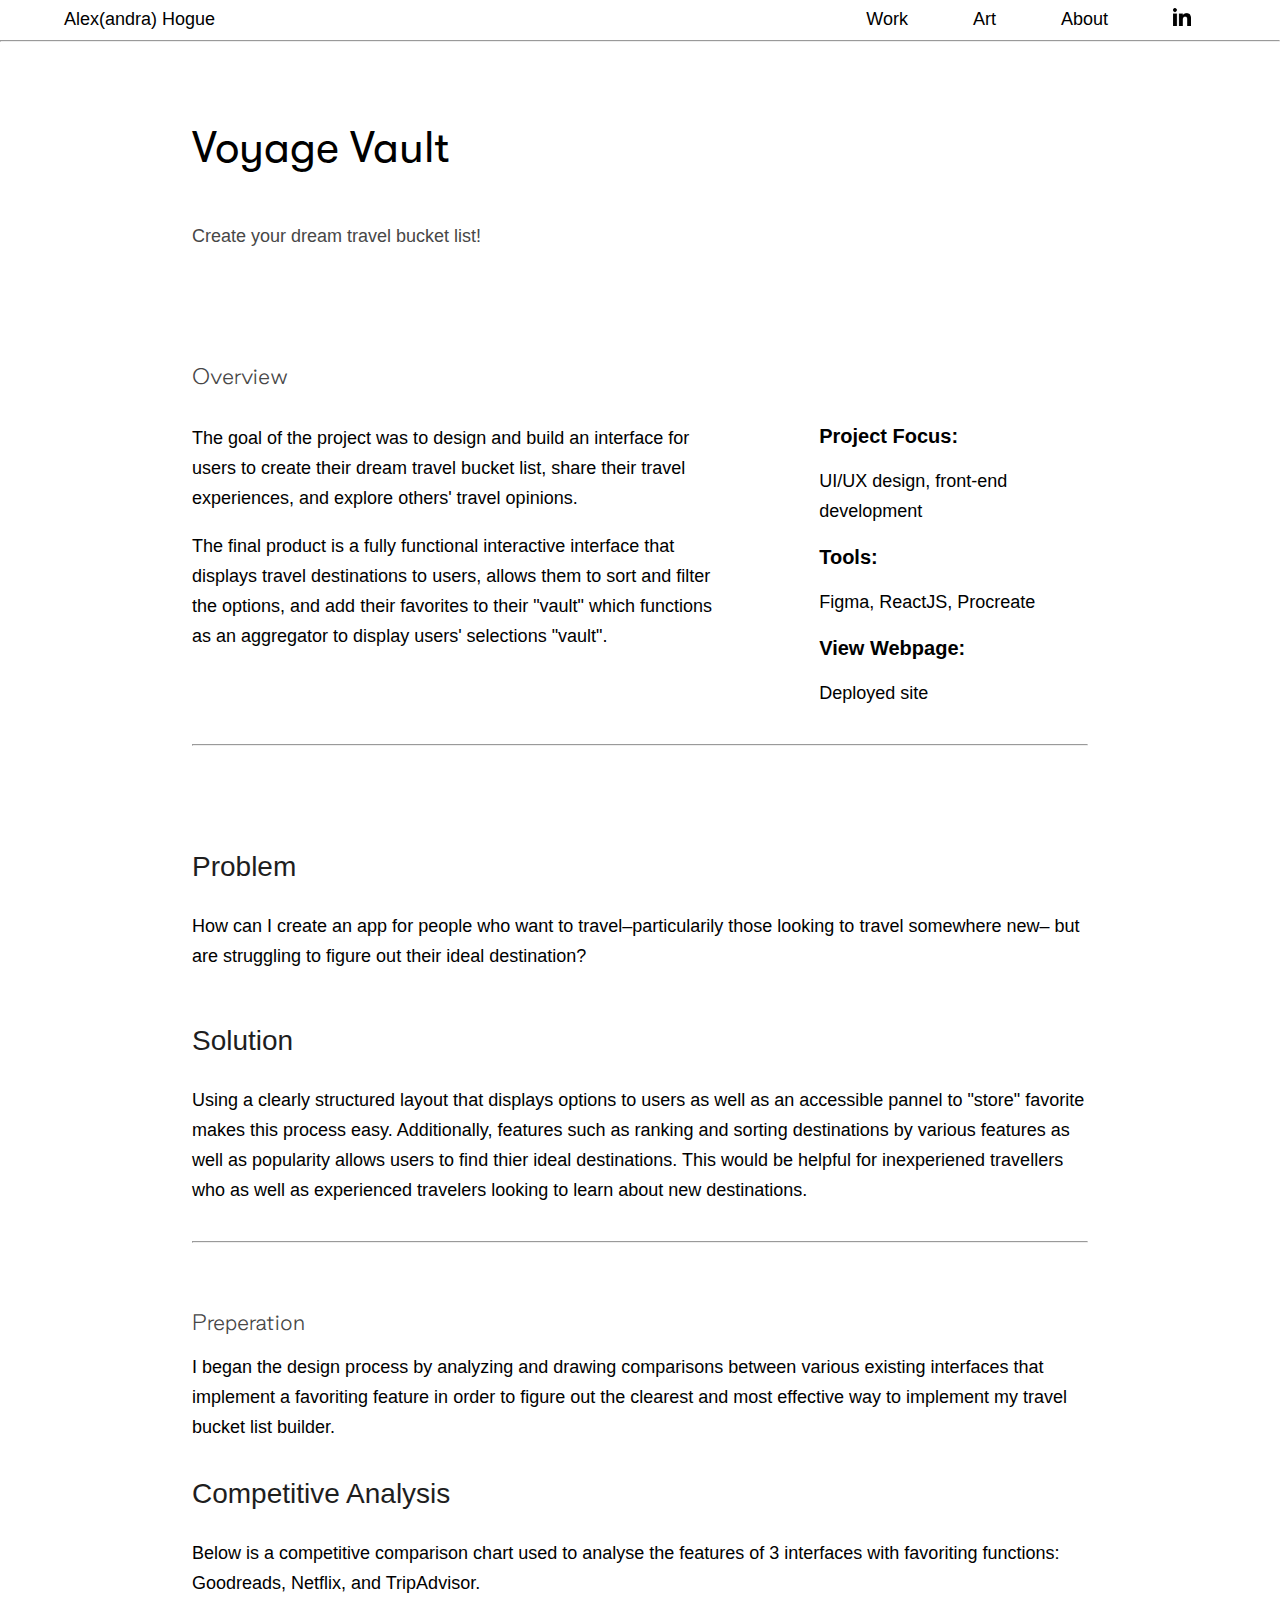
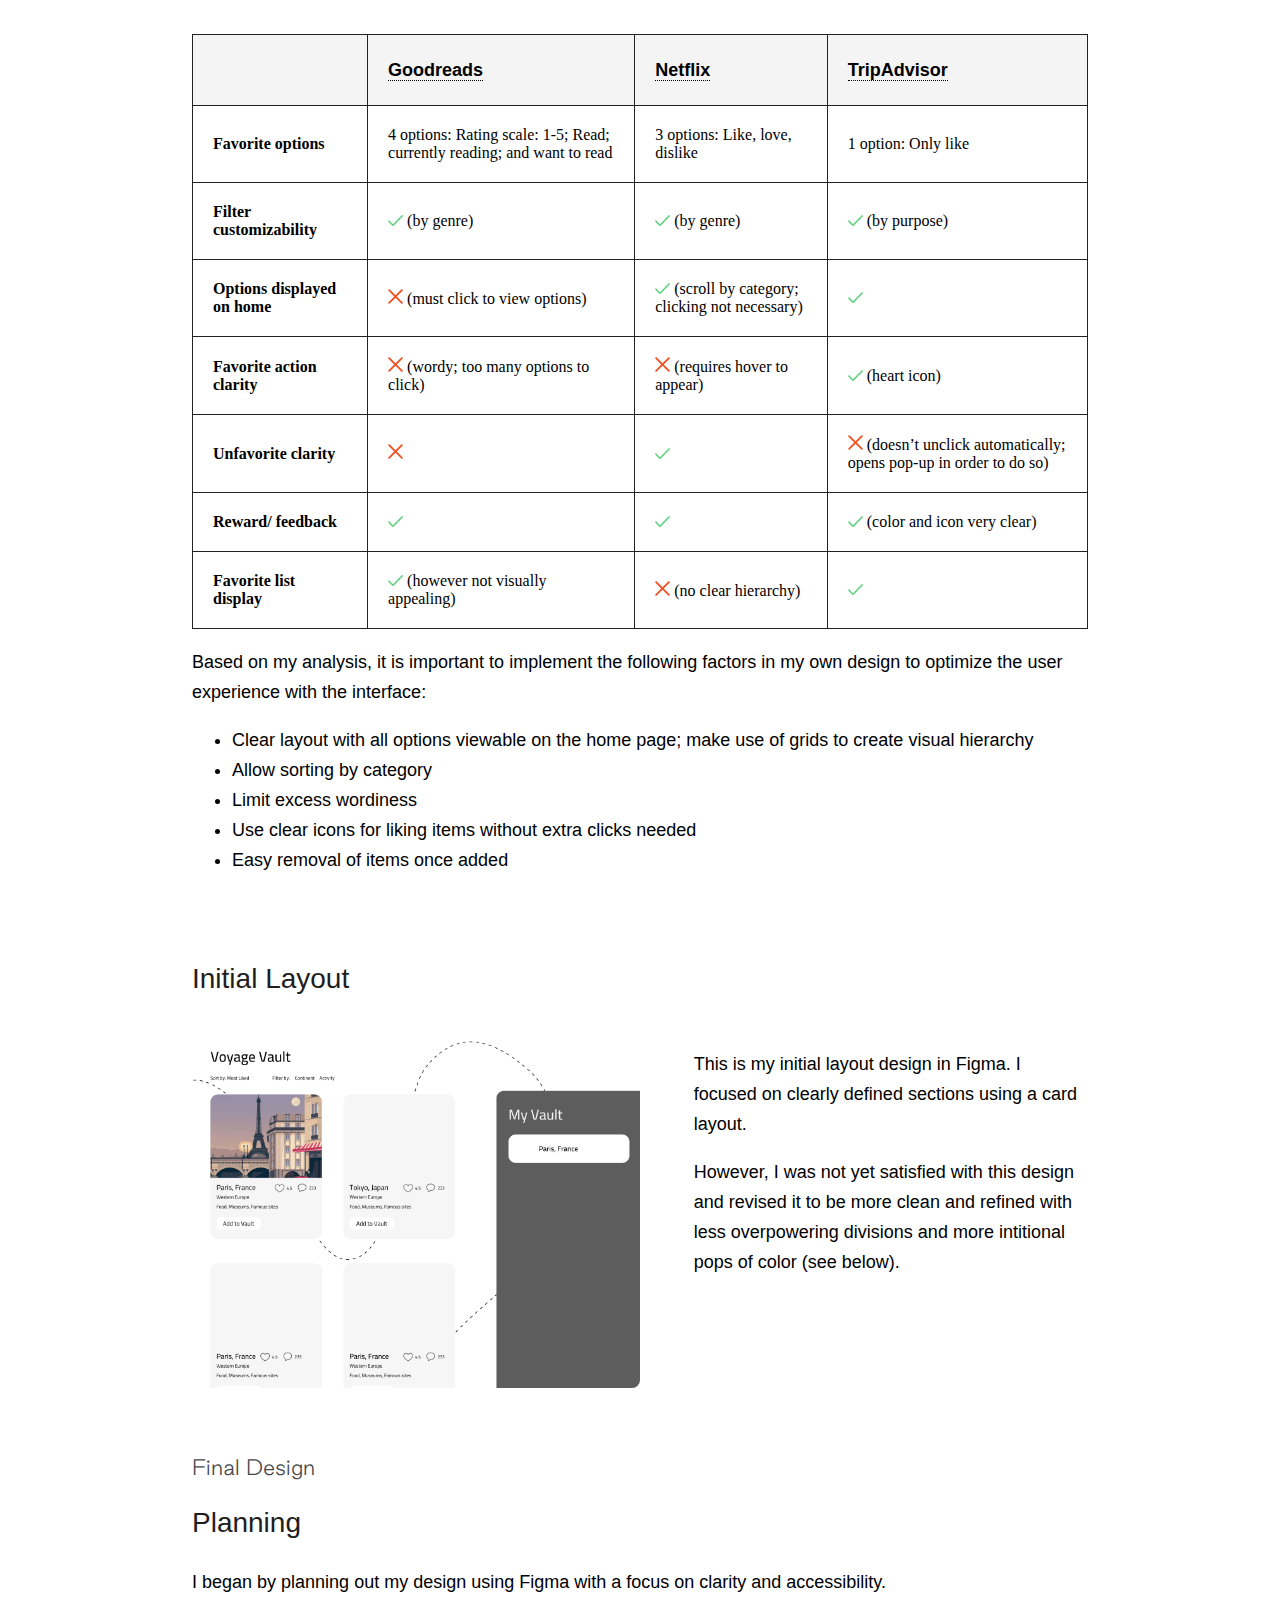
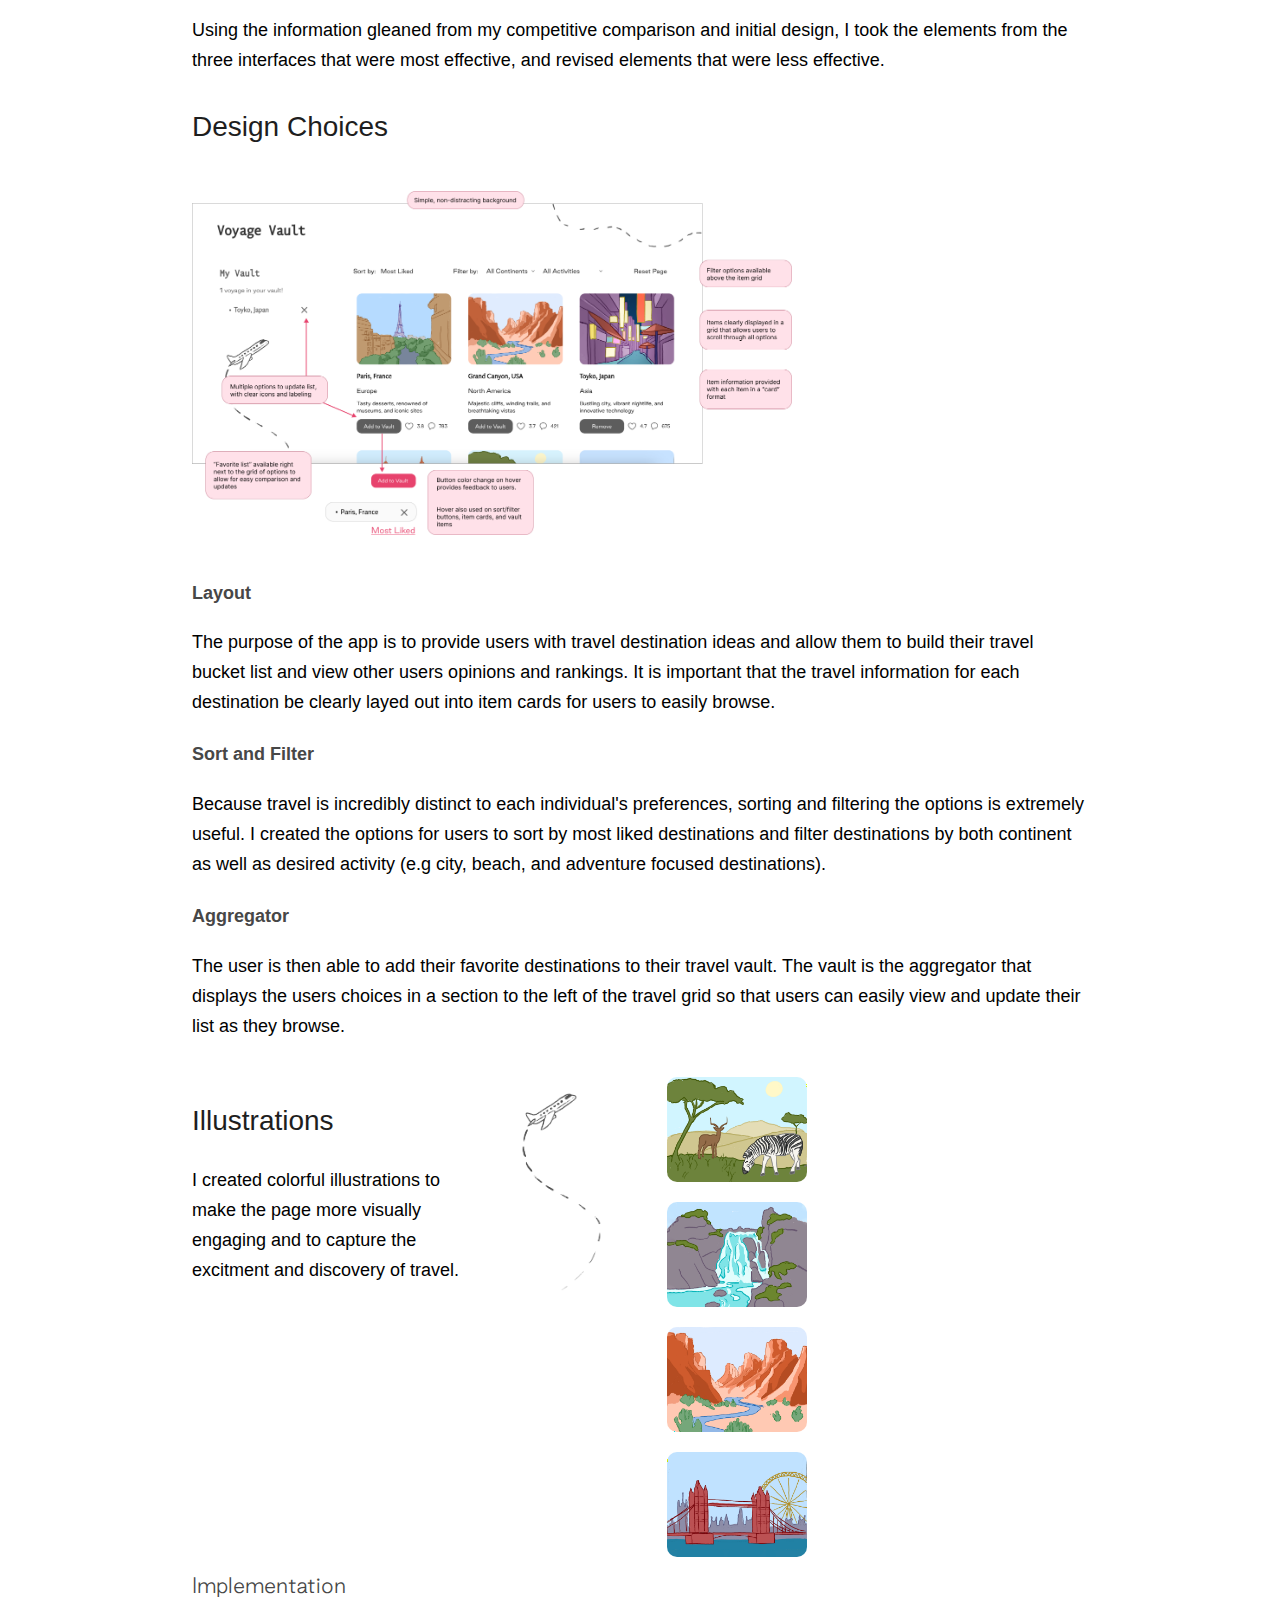
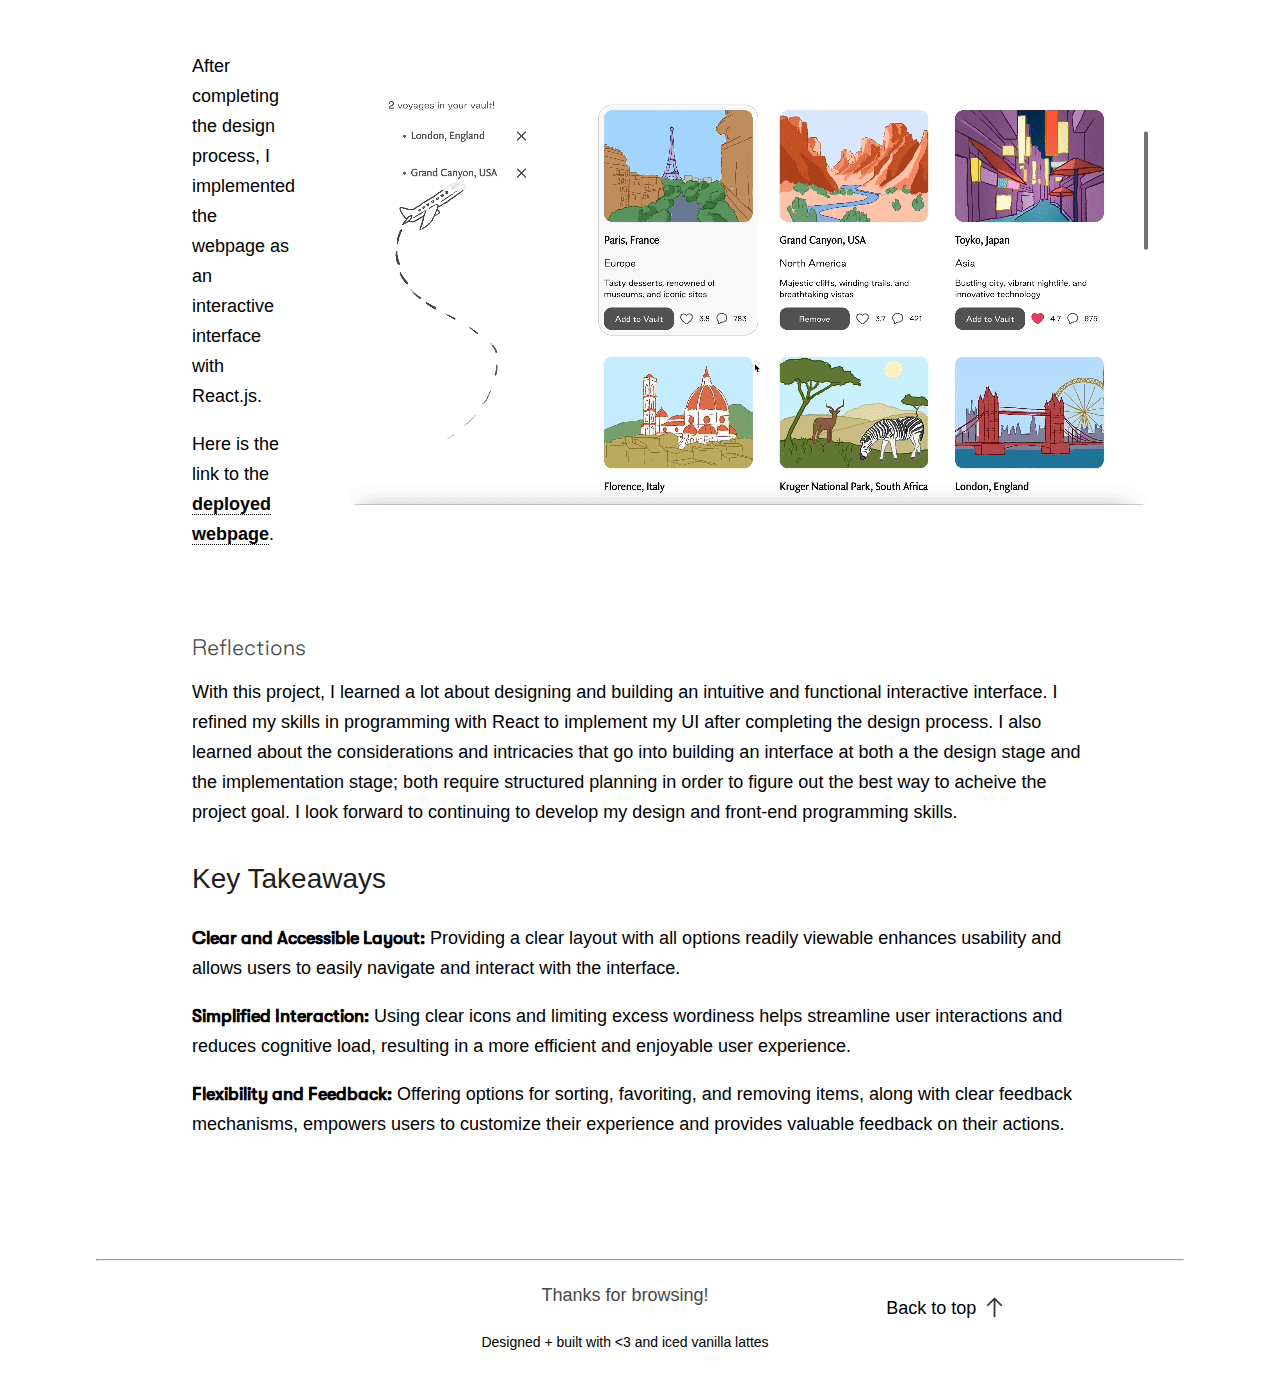
<file: voyage-vault.html>
<!DOCTYPE html>
<html lang="en">
  <head>
    <meta name="viewport" content="width=device-width, initial-scale=1.0" />
    <title>Voyage Vault Portfolio Page</title>
    <link rel="stylesheet" href="common.css" />
    <link rel="stylesheet" href="navigation.css" />
    <link rel="stylesheet" href="footer.css" />
    <link rel="stylesheet" href="mouse.css" />
    <link rel="stylesheet" href="voyage.css" /> 
    <script src="https://code.jquery.com/jquery-1.10.2.js"></script>
  </head>
  <body id="website">
    <div id="nav-bar" class="collapsed">
    </div>
    <script>
      $(function(){
        $("#nav-bar").load("nav.html");
      });
    </script>

    <div id="titleArea">
        <h1>Voyage Vault</h1>
        <h4>Create your dream travel bucket list!</h4>
    </div>
    <div id="centered-sec">
      <div id="overview" class="section">
        <h2>Overview</h2>
        <div id="overviewContent">
          <div>
            <p>The goal of the project was to design and build an interface for users to create their dream travel bucket list, share 
              their travel experiences, and explore others' travel opinions.</p>
            <p>The final product is a fully functional interactive interface that displays travel destinations to users, allows them to 
              sort and filter the options, and add their favorites to their "vault" which functions as an aggregator to display users' 
              selections "vault".</p>
          </div>
          <div id="tools">
            <h5 class="overview-text">Project Focus:</h5>
            <p>UI/UX design, front-end development</p>
            <h5 class="overview-text">Tools:</h5>
            <p>Figma, ReactJS, Procreate</p>
            <h5 class="overview-text">View Webpage:</h5>
            <a class="link" href="https://voyage-vault.vercel.app/" target=”_blank”><p>Deployed site</p></a>
          </div>
        </div>
        <br>
        <hr>
        
      </div>
      <div id="problem" class="section">
          <h3 class="h3-section">Problem</h3>
          <p>How can I create an app for people who want to travel–particularily those looking to travel somewhere new–
              but are struggling to figure out their ideal destination?</p>
          <h3 class="h3-section">Solution</h3>
          <p>Using a clearly structured layout that displays options to users as well as an accessible pannel to "store" 
              favorite makes this process easy. Additionally, features such as ranking and sorting destinations by various features
              as well as popularity allows users to find thier ideal destinations. This would be helpful for inexperiened travellers
              who as well as experienced travelers looking to learn about new destinations.
          </p>
              <br>
          <hr>
      </div>
      <div id="partOne" class="section">
        <h2>Preperation</h2>
        <p>I began the design process by analyzing and drawing comparisons between various existing interfaces that implement a favoriting
          feature in order to figure out the clearest and most effective way to implement my travel bucket list builder.
        </p>
          <div id="competitiveAnalysis">
            <h3>Competitive Analysis</h3>
            <p>Below is a competitive comparison chart used to analyse the features of 3 interfaces with favoriting functions: Goodreads, Netflix, 
              and TripAdvisor.</p>

            <table>
              <tr>
                <th> </th>
                <th><a class="link" href="https://www.goodreads.com/choiceawards/best-fiction-books-2023" target=”_blank”><b>Goodreads</b></a></th>
                <th><a class="link" href="https://www.netflix.com/browse" target=”_blank”><b>Netflix</b></a></th>
                <th><a class="link" href="https://www.tripadvisor.com/Hotels" target=”_blank”><b>TripAdvisor</b></a></th>
              </tr>
              <tr>
                <td><b>Favorite options</b></td>
                <td>4 options: Rating scale: 1-5; Read; currently reading; and want to read</td>
                <td>3 options: Like, love, dislike</td>
                <td>1 option: Only like</td>
              </tr>
              <tr>
                <td><b>Filter customizability</b></td>
                <td><img class="x" src="assets/voyage/check.png" alt="check indicating feature present"/> (by genre)</td>
                <td><img class="x" src="assets/voyage/check.png" alt="check indicating feature present"/> (by genre)</td>
                <td><img class="x" src="assets/voyage/check.png" alt="check indicating feature present"/> (by purpose)</td>
              </tr>
              <tr>
                <td><b>Options displayed on home</b></td>
                <td><img class="x" src="assets/voyage/x.png" alt="X indicating feature not present"/> (must click to view options)</td>
                <td><img class="x" src="assets/voyage/check.png" alt="check indicating feature present"/> (scroll by category; clicking not necessary)</td>
                <td><img class="x" src="assets/voyage/check.png" alt="check indicating feature present"/></td>
              </tr>
              <tr>
                <td><b>Favorite action clarity</b></td>
                <td><img class="x" src="assets/voyage/x.png" alt="X indicating feature not present"/> (wordy; too many options to click)</td>
                <td><img class="x" src="assets/voyage/x.png" alt="X indicating feature not present"/> (requires hover to appear)</td>
                <td><img class="x" src="assets/voyage/check.png" alt="check indicating feature present"/> (heart icon) </td>
              </tr>
              <tr>
                <td><b>Unfavorite clarity</b></td>
                <td><img class="x" src="assets/voyage/x.png" alt="X indicating feature not present"/></td>
                <td><img class="x" src="assets/voyage/check.png" alt="check indicating feature present"/></td>
                <td><img class="x" src="assets/voyage/x.png" alt="X indicating feature not present"/> (doesn’t unclick automatically; opens pop-up in order to do so)</td>
              </tr>
              <tr>
                <td><b>Reward/ feedback</b></td>
                <td><img class="x" src="assets/voyage/check.png" alt="check indicating feature present"/></td>
                <td><img class="x" src="assets/voyage/check.png" alt="check indicating feature present"/></td>
                <td><img class="x" src="assets/voyage/check.png" alt="check indicating feature present"/> (color and icon very clear)</td>
              </tr>
              <tr>
                <td><b>Favorite list display</b></td>
                <td><img class="x" src="assets/voyage/check.png" alt="check indicating feature present"/> (however not visually appealing)</td>
                <td><img class="x" src="assets/voyage/x.png" alt="X indicating feature not present"/> (no clear hierarchy)</td>
                <td><img class="x" src="assets/voyage/check.png" alt="check indicating feature present"/></td>
              </tr>
            </table>
            <div id="plans">
              <div id="plan-list">
                  <p>Based on my analysis, it is important to implement the following factors in my own design to optimize the user 
                  experience with the interface:</p>
                  <ul>
                  <li>Clear layout with all options viewable on the home page; make use of grids to create visual hierarchy</li>
                  <li>Allow sorting by category</li>
                  <li>Limit excess wordiness</li>
                  <li>Use clear icons for liking items without extra clicks needed</li>
                  <li>Easy removal of items once added</li>
                  </uL>
              </div>
              <br>
              <div id="initial-design" class="h3-section">
                <h3>Initial Layout</h3>
                <div id="planning-sec">
                  <img id="initial-img" src="assets/voyage/initial.png" alt="initial layout design"/>
                  <div id="initial-writing-sec">
                    <p>This is my initial layout design in Figma. I focused on clearly defined sections using
                      a card layout. </p>
                    <p>However, I was not yet satisfied with this design and revised it to be
                      more clean and refined with less overpowering divisions and more intitional pops of color (see below).</p>
                    <!-- <img id="arrow" src="assets/arrowicon.png"/> -->
                  </div>
                </div>
              </div>
            </div>
          </div>
      </div>

      <div id="partTwo" class="section">
        <h2>Final Design</h2>
          <div id="planning" >
            <h3>Planning</h3>
            <p>I began by planning out my design using Figma with a focus on clarity and accessibility.</p>
            <p>Using the information gleaned from my competitive comparison and initial design, I took the elements from the three interfaces
              that were most effective, and revised elements that were less effective.</p>
          </div>
          <div id="analysis">
            <h3>Design Choices</h3>
            <img id="pageAnalysis" src="assets/voyage/page_analysis.png" alt="graphic outlining elemnts in the final design including clear display grid and ability to filter data"/>
            <div id="purposeWriting">
              <div class="choices">
              <h4><b>Layout</b></h4>
              <p>The purpose of the app is to provide users with travel destination ideas and allow them to build their travel bucket 
                list and view other users opinions and rankings. It is important that the travel information for each destination be
                clearly layed out into item cards for users to easily browse.</p>
              </div>
              <div class="choices">
                <h4><b>Sort and Filter</b></h4>
                <p>Because travel is incredibly distinct to each individual's 
                preferences, sorting and filtering the options is extremely useful. I created the options for users to sort by most liked destinations 
                and filter destinations by both continent as well as desired activity (e.g city, beach, and adventure focused destinations).</p>
              </div>
              <div class="choices">
                <h4><b>Aggregator</b></h4>
                <p>The user is then able to add their favorite destinations to their travel vault. The vault is the aggregator that displays the users choices 
                in a section to the left of the travel grid so that users can easily view and update their list as they browse.</p>
              </div>
            </div>
          </div>
          <div id="imageSection">
            <div id="imageExamples">
              <div id="writingSec">
                <h3>Illustrations</h3>
                <p id="imageWriting">I created colorful illustrations to make the page more visually engaging and to capture the excitment 
                and discovery of travel.</p>
              </div>
              <img id="plane" src="assets/voyage/plane.png" alt="flying airplane illustration"/>
              <div id="placeImages">
                <img id="kruger" src="assets/voyage/kruger.png" alt="kruger national park illustration"/>
                <img id="iceland" src="assets/voyage/iceland.png" alt="iceland illustration"/>
                <img id="grand" src="assets/voyage/grand_canyon.png" alt="grand canyon illustration"/>
                <img id="london" src="assets/voyage/london.png" alt="london illustration"/>
              </div>
            </div>
          </div>
          <div id="functionality">
            <h2>Implementation</h2>
            <div id="implementationSec">
              <div>
                <p>After completing the design process, I implemented the webpage as an interactive interface with React.js.</p>
                <p>Here is the link to the <a id="pageLink" class="link" href="https://voyage-vault.vercel.app/" target=”_blank”><b>deployed webpage</b></a>.</p>
              </div>
              <img id="gif" alt="user interacting with the interface" src="assets/voyage/interface.gif"/>
            </div>
          </div>
      </div>

      <div id="conclusion">
        <h2>Reflections</h2>
        <p>With this project, I learned a lot about designing and building an intuitive and functional interactive interface. I 
          refined my skills in programming with React to implement my UI after completing the design process. I
          also learned about the considerations and intricacies that go into building an interface at both a the design stage
          and the implementation stage; both require structured planning in order to figure out the best way to acheive the project
          goal. I look forward to continuing to develop my design and front-end programming skills. </p>
        <div id="takeaways">
          <h3>Key Takeaways</h3>
          <p><span class="important">Clear and Accessible Layout:</span> Providing a clear layout with all options readily viewable enhances usability and allows users to 
            easily navigate and interact with the interface.</p>
          <p><span class="important">Simplified Interaction:</span> Using clear icons and limiting excess wordiness helps streamline user interactions and reduces 
            cognitive load, resulting in a more efficient and enjoyable user experience.</p>
          <p><span class="important">Flexibility and Feedback:</span> Offering options for sorting, favoriting, and removing items, along with clear feedback 
            mechanisms, empowers users to customize their experience and provides valuable feedback on their actions.</p>
        </div>
      </div>
      <div id="footer">
        <hr>
        <div id="footer-text">
          <div id="spacer"></div>
          <div id="main-text">
            <h4>Thanks for browsing!</h4>
            <label>Designed + built with <3 and iced vanilla lattes</label>
          </div>
          <a href="#titleArea">
            <div id="to-top">
                <p id="up-text">Back to top</p>
                <img id="up" src="assets/solar_arrow-up-outline.png" alt="return to top of page"/>
            </div>
          </a>
        </div>
      </div>
    </div>
    <script src="script.js"></script>
  </body>
  </html>
</file>
<file: common.css>
/* ========================================
   COMMON STYLES - SHARED ACROSS PORTFOLIO
   ======================================== */

/* ========================================
   FONTS NOW LOADED VIA GOOGLE FONTS IN HTML
   Custom font files replaced with Inter & Manrope
   ======================================== */

@font-face {
  font-family: "BasisGrotesk";
  src: url("typefaces/BasisGrotesquePro-Light 2.otf");
}
@font-face {
  font-family: "GT";
  src: url("typefaces/GT-Walsheim-Pro-Light.otf");
}
@font-face {
  font-family: "GT-med";
  src: url("typefaces/GT-Walsheim-Pro-Medium.otf");
}
@font-face {
  font-family: "MonumentGrotesk";
  src: url("typefaces/monument-grotesk-regular.otf");
}
@font-face {
  font-family: "GoodSans";
  src: url("typefaces/GoodSans-Thin.otf");
}
@font-face {
  font-family: "GT-reg";
  src: url("typefaces/GT-Walsheim-Pro-Regular.otf");
}

/* ========================================
   GLOBAL LAYOUT & RESET
   ======================================== */

/* Main website container */
#website {
  display: flex;
  flex-direction: column;
  /* Removed align-items: center to prevent nav shifting */
}

/* HTML and body reset */
html, body {
  margin: 0;
  padding: 0;
  scroll-behavior: smooth;
}

/* Body padding for fixed navigation */
body {
  padding-top: 41px; /* Account for fixed nav height (40px + 1px border) */
}
/* ========================================
   TYPOGRAPHY STYLES
   ======================================== */

/* Body text elements */
p,
li,
th, 
button {
  font-size: 18px;
  font-family: 'Manrope', -apple-system, BlinkMacSystemFont, 'Segoe UI', Roboto, Arial, sans-serif;
  font-weight: 400;
  line-height: 30px;
}

/* Project tags styling */
.project-tags {
  font-size: 14px;
  font-family: 'Manrope', -apple-system, BlinkMacSystemFont, 'Segoe UI', Roboto, Arial, sans-serif;
  font-weight: 400;
  line-height: 24px;
  color: #474747;
}

/* Footer note styling */
.footer-note {
  font-size: 14px;
  font-family: 'Manrope', -apple-system, BlinkMacSystemFont, 'Segoe UI', Roboto, Arial, sans-serif;
  font-weight: 400;
  line-height: 24px;
}

/* Heading styles */
h1 {
  font-size: 44px;
  font-family: "GT-reg";
  font-weight: 400;
}

h2 {
  font-size: 20px;
  font-family: "GoodSans";
  font-weight: 300;
  color: #474747;
}

h3 {
  font-size: 28px;
  font-family: 'Inter', -apple-system, BlinkMacSystemFont, 'Segoe UI', Roboto, Arial, sans-serif;
  font-weight: 500;
  min-width: 150px;
  color: #1e1e1e;
}

h4 {
  font-size: 18px;
  font-family: 'Manrope', -apple-system, BlinkMacSystemFont, 'Segoe UI', Roboto, Arial, sans-serif;
  font-weight: 400;
  min-width: 150px;
  color: #474747;
}

h5 {
  font-size: 20px;
  font-family: 'Inter', -apple-system, BlinkMacSystemFont, 'Segoe UI', Roboto, Arial, sans-serif;
  font-weight: 500;
}

/* Form elements */
label, 
button {
  font-size: 14px;
  font-family: 'Manrope', -apple-system, BlinkMacSystemFont, 'Segoe UI', Roboto, Arial, sans-serif;
  font-weight: 400;
  line-height: 24px;
}

/* Horizontal rule styling */
hr {
  margin-top: 0em;
  margin-bottom: 0em;
}
/* ========================================
   UTILITY CLASSES
   ======================================== */

/* Important text styling */
.important {
  font-family: "GT-med";
  font-weight: bold;
}

/* Link styling */
.link {
  color: inherit;
  border-bottom: 1px dotted #000;
  text-decoration: none;
}

.link:hover {
  color: #e7436d;
}

/* ========================================
   RESPONSIVE TYPOGRAPHY
   ======================================== */

@media screen and (max-width: 500px) {
  /* Mobile heading adjustments */
  h1 {
    font-size: 40px;
    font-family: 'Inter', -apple-system, BlinkMacSystemFont, 'Segoe UI', Roboto, Arial, sans-serif;
    font-weight: 400;
  }
  
  h3 {
    font-size: 24px;
    font-family: 'Inter', -apple-system, BlinkMacSystemFont, 'Segoe UI', Roboto, Arial, sans-serif;
    font-weight: 500;
    min-width: 150px;
    color: #1e1e1e;
  }
  
  /* Mobile body text adjustments */
  p,
  li,
  th, 
  button {
    font-size: 16px;
    font-family: 'Manrope', -apple-system, BlinkMacSystemFont, 'Segoe UI', Roboto, Arial, sans-serif;
    font-weight: 400;
    line-height: 26px;
  }
}
</file>
<file: navigation.css>
/* ========================================
   NAVIGATION STYLES
   ======================================== */

/* ========================================
   GLOBAL BOX SIZING
   ======================================== */

* {
  box-sizing: border-box;
}

/* ========================================
   MAIN NAVIGATION BAR
   ======================================== */

/* Fixed navigation bar */
#nav-bar {
  background-color: rgb(255, 255, 255);
  overflow: hidden;
  width: 100vw !important;
  position: fixed !important;
  top: 0 !important;
  left: 0 !important;
  right: 0 !important;
  z-index: 1000 !important;
  margin: 0 !important;
  padding: 0 !important;
}

/* Expanded mobile navigation */
#nav-bar.expanded {
  height: 280px; /* Adjust this value to the desired height when the menu is open */
  border-bottom: 1px solid black;
}

/* Navigation bar content container */
#nav-bar-text {
  display: flex !important;
  align-items: center !important;
  height: 40px !important;
  justify-content: space-between !important;
  margin-left: 5% !important;
  margin-right: 5% !important;
  box-sizing: border-box !important;
  padding: 0 !important;
}
/* ========================================
   NAVIGATION ELEMENTS
   ======================================== */

/* Navigation buttons container */
#nav-buttons {
  display: flex;
  gap: 100px;
  justify-content: space-evenly;
  align-items: center;
}

/* Navigation button hover effects */
.nav-button:hover, 
.project-title:hover {
  color: #8a8a8a;
}

/* LinkedIn icon styling */
#linkedin-icon {
  width: 18px;
  height: fit-content;
}

#linkedin-icon:hover {
  opacity: 50%;
}

/* Text elements */
text {
  font-size: 18px;
  font-family: 'Inter', -apple-system, BlinkMacSystemFont, 'Segoe UI', Roboto, Arial, sans-serif;
  font-weight: 400;
  line-height: 1.2;
}

/* Navigation button text consistency */
.nav-button {
  font-size: 18px;
  font-family: 'Inter', -apple-system, BlinkMacSystemFont, 'Segoe UI', Roboto, Arial, sans-serif;
  font-weight: 400;
  line-height: 1.2;
  display: inline-block;
}

/* Link styling */
a {
  color: inherit;
  text-decoration: none;
}

#link:hover {
  color: #8a8a8a;
}
/* ========================================
   MENU STRUCTURES
   ======================================== */

/* Main and mobile menu base styles */
#main-menu, 
.mobile-menu {
  list-style: none;
  height: 100%;
  display: flex;
  align-items: center;
  gap: 15px;
  justify-content: space-around;
  margin: 0;
  padding: 0;
}

/* Main menu list items */
#main-menu li {
  padding: 5px;
  margin-left: 20px;
  margin-right: 20px;
  margin-top: 0;
  margin-bottom: 0;
  box-sizing: border-box;
  display: flex;
  align-items: center;
}

/* Horizontal rule styling */
hr {
  margin-top: 0em;
  margin-bottom: 0em;
}

/* ========================================
   MOBILE MENU HAMBURGER ICON
   ======================================== */

/* Hamburger menu icon */
#menu-icon {
  margin: auto 0;
  display: none;
  cursor: pointer;
}

/* Hamburger menu bars */
#menu-icon div {
  width: 25px;
  height: 3px;
  background-color: rgb(34, 34, 34);
  margin: 6px 0;
  transition: 0.4s;
}

/* ========================================
   MOBILE MENU ANIMATIONS
   ======================================== */

/* Hamburger animation - top bar */
.open .bar1 {
  -webkit-transform: rotate(-45deg) translate(-8px, 4px);
  transform: rotate(-45deg) translate(-6px, 6px);
}

/* Hamburger animation - middle bar */
.open .bar2 {
  opacity: 0;
}

/* Hamburger animation - bottom bar */
.open .bar3 {
  -webkit-transform: rotate(45deg) translate(-8px, -4px);
  transform: rotate(45deg) translate(-6px, -8px);
}

/* Mobile menu when opened */
.open .mobile-menu {
  display: flex;
  flex-direction: column;
  align-items: center;
  justify-content: flex-start;
  gap: 20px;
  padding-top: 20px;
}

/* Mobile menu container */
.mobile-menu {
  display: none;
  position: absolute;
  top: 40px;
  left: 0;
  height: calc(100vh - 40px);
  width: 85vw;
  margin-right: 15%;
}

/* ========================================
   RESPONSIVE NAVIGATION
   ======================================== */

@media screen and (max-width: 700px) {
  /* Hide main menu on mobile */
  #main-menu {
    display: none;
  }
  
  /* Show hamburger menu icon on mobile */
  #menu-icon {
    display: block;
  }
  
  /* Adjust LinkedIn icon for mobile */
  #linkedin-icon {
    width: 18px;
    height: auto;
  }
}
</file>
<file: footer.css>
/* ========================================
   FOOTER STYLES
   ======================================== */

/* ========================================
   MAIN FOOTER CONTAINER
   ======================================== */

/* Footer container */
#footer {
  margin-bottom: 2%;
  margin-left: auto;
  margin-right: auto;
  margin-top: 8%;
  width: 76%; /* Equivalent to 12% margins on each side */
}

/* Footer content layout */
#footer-text {
  display: flex;
  justify-content: space-evenly;
  align-items: center;
}

/* Main text container */
#main-text {
  display: flex;
  flex-direction: column;
  justify-content: center;
  align-items: center;
}

/* ========================================
   FOOTER ELEMENTS
   ======================================== */

/* Spacer element */
#spacer {
  width: 150px;
}

/* Back to top link */
#to-top {
  display: flex;
  align-items: center;
  gap: 5px;
  text-decoration: none;
  color: inherit;
}

#to-top:hover {
  opacity: 50%;
}

/* Up arrow icon */
#up {
  width: 15%;
  height: fit-content;
}
/* ========================================
   RESPONSIVE FOOTER
   ======================================== */

@media screen and (max-width: 780px) {
  /* Hide spacer on mobile */
  #spacer {
    display: none;
  }
  
  /* Hide up text on mobile */
  #up-text {
    display: none;
  }
  
  /* Adjust up arrow size for mobile */
  #up {
    width: 40px;
    height: auto;
  }
  
  /* Adjust footer layout for mobile */
  #footer-text {
    justify-content: space-between;
  }
  
  #main-text {
    align-items: flex-start;
  }
  
  #footer {
    margin-bottom: 4%;
    margin-left: auto;
    margin-right: auto;
    width: 84%; /* Equivalent to 8% margins on each side */
  }
}

@media screen and (min-width: 768px) {
  /* Tablet and desktop footer width */
  #footer {
    width: 85%;
  }
}
</file>
<file: about.css>
/* #website styles moved to common.css for consistency */
.highlighted{
  font-weight: 600;
  font-family: 'Inter', -apple-system, BlinkMacSystemFont, 'Segoe UI', Roboto, Arial, sans-serif;
  color: #87004d;
}

/* Ensure content doesn't interfere with fixed nav */
#about-page {
  margin-top: 0 !important;
  padding-top: 0 !important;
}

#about-area {
  display: flex;
  flex-direction: column;
  margin-left: 15%;
  margin-right: 15%;
  margin-top: 5%;
  margin-bottom: 5%;
  scroll-margin-top: 80px; /* Extra space above title when scrolling from "Back to top" */
}
.section {
  margin-left: 8%;
  margin-right: 8%;
  margin-top: 4%;
}
a{
  color: inherit;
  text-decoration: none;
}
.link{
  color: inherit;
  border-bottom: 1px dotted #000;
  text-decoration: none;
}
.link:hover{
  color: #8a8a8a;
  font-weight: 800;
}
#main-sec{
  display: flex;
  gap: 8%;
  flex-direction: row;
}
#me{
  width: 40%;
  height: fit-content;
  border-radius: 10px;
}
#picture-section{
  display: flex;
  align-items: center;
}
.hover-text {
  visibility: hidden;
  width: 125px;
  background-color: rgb(255, 255, 255);
  border: 1px dashed rgb(146, 146, 146);
  color: #222222;
  text-align: center;
  border-radius: 8px;
  padding: 5px 5px;
  position: absolute;
  z-index: 1;
  opacity: 0;
  transition: opacity 0.3s ease;
}
.hover:hover .hover-text {
  visibility: visible;
  opacity: 1;
}
.hover{
  width: 20%;
}
.picture{
  width: 100%;
  height: auto;
}
#pictures{
  margin-left: 10%;
  margin-right: 10%;
  margin-top: 6%;
  display:flex;
  justify-content: center;
  align-items: center;
  flex-direction: row;
  flex-wrap:wrap;
}
#name:hover {
  filter: drop-shadow(3px 3px 3px #54b3d6);
  color: rgb(78, 120, 165);
}
#about-me{
  font-weight: 800;
  color: #87004d;
}

/* Sparkle animation */
i {
  position: absolute;
  width: 4px;
  height: 4px;
  background: var(--random-color);
  pointer-events: none;
  animation: animate 2s linear forwards;
}
@keyframes animate {
  0% {
    opacity: 1;
    transform: translate(0,0);
  }
  100% {
    opacity: 0;
    transform: translate(var(--x), var(--y));
  }
}

@media screen and (max-width: 768px) {
  #main-sec{
    flex-direction: column;
    align-items: center;
    justify-content: center;
    gap: 20px;
  }
  #me{
    min-width: 275px;
    width: 80%;
    max-width: 350px;
  }
  #about-area{
    margin-left: 4%;
    margin-right: 4%;
    margin-top: 8%;
  }
  .section {
    margin-left: 4%;
    margin-right: 4%;
  }
  /* Fix for picture section - target the correct container */
  #picture-section{
    flex-direction: column;
    align-items: center;
    gap: 20px;
    margin-left: 4%;
    margin-right: 4%;
  }
  .hover{
    width: 60%;
    max-width: 150px;
    margin: 0 auto;
  }
  .picture{
    width: 100%;
    height: auto;
  }
}
</file>
<file: adobe.css>
/* Adobe Project Page Styles - Matching case study page patterns */

/* Enhanced Typography - Consistent with other case study pages */
.section h2 {
  font-size: 32px;
  font-weight: 700;
  color: #2c2c2c;
  margin-bottom: 30px;
  margin-top: 0;
  line-height: 1.2;
  letter-spacing: -0.02em;
}

/* Subsection headers - clear hierarchy */
.section h3, .h3-section h3 {
  font-size: 24px;
  font-weight: 600;
  color: #2c2c2c;
  margin-bottom: 20px;
  margin-top: 40px;
  line-height: 1.3;
  letter-spacing: -0.01em;
}

/* Sub-subsection headers */
.section h4 {
  font-size: 20px;
  font-weight: 600;
  color: #4a4a4a;
  margin-bottom: 16px;
  margin-top: 32px;
  line-height: 1.4;
}

/* Enhanced paragraph spacing and readability */
p {
  line-height: 1.7;
  margin-bottom: 16px;
  color: #404040;
}

/* Enhanced overview text styling */
.overview-text {
  font-size: 14px;
  font-weight: 700;
  color: #666;
  text-transform: uppercase;
  letter-spacing: 0.8px;
  margin-bottom: 8px;
  margin-top: 24px;
}

/* List styling improvements */
li {
  line-height: 1.6;
  margin-bottom: 8px;
  color: #404040;
}

li:not(:last-child) {
  margin-bottom: 12px;
}

/* Enhanced section spacing */
.section {
  margin-left: 15%;
  margin-right: 15%;
  margin-top: 60px;
  margin-bottom: 40px;
}

.h3-section {
  margin-top: 50px;
}

/* Better spacing for overview section */
#overview {
  margin-top: 40px;
}

#titleArea {
  display: flex;
  flex-direction: column;
  margin-left: 15%;
  margin-right: 15%;
  margin-top: 2%;
  margin-bottom: 40px;
  scroll-margin-top: 80px;
}

/* Link styling */
.link:link {
  color: inherit;
  text-decoration: none;
}

.link {
  color: inherit;
}

.link:hover {
  color: #4a90e2;
  text-decoration: underline;
}

/* Card-based section styling */
#tools {
  width: 35%;
  min-width: 300px;
  background: #f8f9fa;
  padding: 24px;
  border-radius: 12px;
  border-left: 4px solid #4a90e2;
  box-shadow: 0 4px 12px rgba(0,0,0,0.05);
}

#about-desc {
  display: flex;
  gap: 30px;
  align-items: center;
  background: #ffffff;
  border-radius: 12px;
  margin: 20px 0;
}

#adobe-icon {
  width: 7%;
  height: fit-content;
}

/* Progress section styling */
#progress-section {
  display: flex;
  flex-direction: column;
  gap: 20px;
}

.progress-item {
  background: #ffffff;
  padding: 20px;
  border-radius: 12px;
  box-shadow: 0 4px 16px rgba(0,0,0,0.06);
  border: 1px solid #f0f0f0;
  border-left: 4px solid #4a90e2;
}

.progress-item h4 {
  margin-top: 0;
  margin-bottom: 12px;
  font-size: 18px;
  font-weight: 600;
  color: #4a4a4a;
}

.progress-item p {
  margin-bottom: 0;
  color: #666;
}

/* Features section styling */
#features-section {
  display: grid;
  grid-template-columns: 1fr 1fr 1fr;
  gap: 24px;
  margin-top: 20px;
}

.feature-item {
  background: #ffffff;
  padding: 24px;
  border-radius: 12px;
  box-shadow: 0 4px 16px rgba(0,0,0,0.06);
  border: 1px solid #f0f0f0;
}

.feature-item h4 {
  margin-top: 0;
  margin-bottom: 16px;
  font-size: 18px;
  font-weight: 600;
  color: #4a4a4a;
}

.feature-item p {
  margin-bottom: 0;
  color: #666;
}

/* Better content organization */
#overview-section {
  display: flex;
  gap: 10%;
  margin-top: 30px;
}

/* Responsive Design */
@media (max-width: 768px) {
  .section {
    margin-left: 5%;
    margin-right: 5%;
  }
  
  #titleArea {
    margin-left: 5%;
    margin-right: 5%;
  }
  
  #overview-section {
    flex-direction: column;
    gap: 30px;
  }
  
  #tools {
    width: 100%;
    min-width: unset;
  }
  
  #features-section {
    grid-template-columns: 1fr;
    gap: 20px;
  }
  
  #about-desc {
    flex-direction: column;
    text-align: center;
    gap: 20px;
  }
  
  #adobe-icon {
    width: 15%;
  }
}

@media (max-width: 480px) {
  .section {
    margin-left: 3%;
    margin-right: 3%;
  }
  
  #titleArea {
    margin-left: 3%;
    margin-right: 3%;
  }
  
  .section h2 {
    font-size: 28px;
  }
  
  .section h3, .h3-section h3 {
    font-size: 22px;
  }
}
</file>
<file: chatgpt.css>
/* Enhanced Typography - Consistent with hack.html hierarchy */

/* Major section headers - make them more prominent */
.section h2 {
  font-size: 32px;
  font-weight: 700;
  color: #2c2c2c;
  margin-bottom: 30px;
  margin-top: 0;
  line-height: 1.2;
  letter-spacing: -0.02em;
}

/* Subsection headers - clear hierarchy */
.section h3, .h3-section h3 {
  font-size: 24px;
  font-weight: 600;
  color: #2c2c2c;
  margin-bottom: 20px;
  margin-top: 40px;
  line-height: 1.3;
  letter-spacing: -0.01em;
}

/* Sub-subsection headers */
.section h4 {
  font-size: 20px;
  font-weight: 600;
  color: #4a4a4a;
  margin-bottom: 16px;
  margin-top: 32px;
  line-height: 1.4;
}

/* Problem/Solution specific styling */
#problem h3 {
  font-size: 20px;
  font-weight: 700;
  color: #87004d;
  margin-bottom: 12px;
  text-transform: uppercase;
  letter-spacing: 0.5px;
}

#problem {
  margin-top: 40px;
}

/* Improved paragraph spacing and readability */
p {
  line-height: 1.7;
  margin-bottom: 16px;
  color: #404040;
}

/* Enhanced overview text styling */
.overview-text {
  font-size: 14px;
  font-weight: 700;
  color: #666;
  text-transform: uppercase;
  letter-spacing: 0.8px;
  margin-bottom: 8px;
  margin-top: 24px;
}

/* List styling improvements */
li {
  line-height: 1.6;
  margin-bottom: 8px;
  color: #404040;
}

li:not(:last-child) {
  margin-bottom: 12px;
}

/* Enhanced section spacing */
.section {
  margin-left: 15%;
  margin-right: 15%;
  margin-top: 60px;
  margin-bottom: 40px;
}

.h3-section {
  margin-top: 50px;
}

/* Better spacing for overview section */
#overview {
  margin-top: 40px;
}

#titleArea {
  display: flex;
  flex-direction: column;
  margin-left: 15%;
  margin-right: 15%;
  margin-top: 2%;
  margin-bottom: 40px;
  scroll-margin-top: 80px;
}

/* Link styling */
.link:link {
  color: inherit;
  text-decoration: none;
}

.link {
  color: inherit;
}

.link:hover {
  color: #87004d;
  text-decoration: underline;
}

/* Better content organization */
#overview-section{
  display: flex;
  gap: 10%;
  margin-top: 30px;
}

#overview-content{
  flex: 1;
}

/* Enhanced tools section styling */
#tools{
  width: 35%;
  min-width: 250px;
  background: #f8f9fa;
  padding: 24px;
  border-radius: 12px;
  border-left: 4px solid #87004d;
  box-shadow: 0 4px 12px rgba(0,0,0,0.05);
}

/* Image styling improvements */
img {
  border-radius: 8px;
  box-shadow: 0 4px 16px rgba(0,0,0,0.1);
  width: 100%;
  height: auto;
}

/* Icons that should remain unrounded */
#linkedin-icon, #up, #arrow {
  border-radius: 0;
  box-shadow: none;
}

#linkedin-icon {
  width: 18px;
  height: auto;
}

/* Card-based design for sections */
.card-section {
  background: #ffffff;
  padding: 30px;
  border-radius: 12px;
  border: 1px solid #e9ecef;
  box-shadow: 0 2px 8px rgba(0,0,0,0.04);
  margin-top: 20px;
}

/* Reflection section styling */
#conc-writing {
  background: #f8f9fa;
  padding: 24px;
  border-radius: 12px;
  box-shadow: 0 4px 12px rgba(0,0,0,0.05);
}

/* Ensure reflection h2 matches other section h2s */
#reflection h2 {
  font-size: 32px;
  font-weight: 700;
  color: #2c2c2c;
  margin-bottom: 30px;
  margin-top: 0;
  line-height: 1.2;
  letter-spacing: -0.02em;
}

/* #website styles moved to common.css for consistency */
#centered-sec{
  display: flex;
  flex-direction: column;
  align-items: center;
}

/* Mobile responsiveness improvements */
@media screen and (max-width: 768px) {
  .section {
    margin-left: 4%;
    margin-right: 4%;
    margin-top: 40px;
  }
  
  .section h2 {
    font-size: 28px;
  }
  
  .section h3, .h3-section h3 {
    font-size: 20px;
  }
  
  .section h4 {
    font-size: 18px;
  }
  
  #titleArea {
    margin-left: 4%;
    margin-right: 4%;
  }
  
  #overview-section {
    flex-direction: column;
    gap: 20px;
  }
  
  #tools {
    width: 100%;
    min-width: unset;
    margin-left: 0;
    margin-right: 0;
    border-radius: 0;
  }
  
  .card-section {
    padding: 20px;
  }
  
  #conc-writing {
    padding: 20px;
  }
  
  /* Design goal flex layout responsive */
  @media screen and (max-width: 768px) {
    .h3-section div[style*="display: flex"] {
      flex-direction: column !important;
      gap: 20px !important;
    }
    
    /* UI design section responsive */
    #ui-design div[style*="display: flex"] {
      flex-direction: column !important;
      gap: 30px !important;
      margin-top: 20px !important;
    }
    
    /* Reflection section responsive */
    #reflection div[style*="display: flex"] {
      flex-direction: column !important;
      gap: 25px !important;
      margin-bottom: 20px !important;
    }
    
    /* Login sequence section responsive */
    #login-sequence div[style*="display: flex"] {
      flex-direction: column !important;
      gap: 30px !important;
      margin-top: 15px !important;
    }
    
    /* Additional login sequence spacing adjustments for mobile */
    #login-sequence div[style*="margin-bottom: 40px"] div[style*="display: flex"] {
      margin-bottom: 25px !important;
    }
    
    /* Privacy walkthrough examples grid responsive */
    div[style*="display: grid"] {
      grid-template-columns: 1fr !important;
      gap: 20px !important;
      margin-top: 15px !important;
    }
    
    /* Approach methodology cards mobile */
    #methodology div[style*="display: grid"][style*="grid-template-columns: 1fr 1fr"] {
      grid-template-columns: 1fr !important;
      gap: 20px !important;
    }
  }
}
</file>
<file: voyage.css>
/* #website styles moved to common.css for consistency */
#centered-sec{
  display: flex;
  flex-direction: column;
  align-items: center;
}

/* Typography - removed custom overrides to use common.css definitions */

/* Overview section specific styles */
#overview {
  margin-left: 15%;
  margin-right: 15%;
  margin-top: 4%;
}

#overviewContent{
  display: flex;
  gap: 10%;
  align-items: flex-start;
}

#overviewContent > div:first-child {
  flex: 1; /* Allow main content to take remaining space */
}

#tools{
  width: 30%;
  min-width: 200px;
  flex-shrink: 0;
}

.overview-text{
  margin-bottom: 5px;
  margin-top: 20px;
  font-weight: 600;
}

.choices{
  margin-bottom: 3%;
}

#planning-sec{
  display: flex;
  gap: 6%;
  align-items: flex-start;
  margin-top: 4%;
}

#initial-img{
  width: 50%;
  height: auto;
  border-radius: 8px;
}

#initial-writing-sec{
  width: 45%;
}

#imageExamples{
  display: flex;
  gap: 4%;
  align-items: flex-start;
  margin-top: 4%;
}

#writingSec{
  width: 30%;
}

#placeImages{
  display: flex;
  flex-direction: column;
  gap: 20px;
  width: 25%;
}

#implementationSec{
  display: flex;
  gap: 6%;
  align-items: center;
  margin-top: 4%;
}

#takeaways{
  margin-top: 4%;
}

/* Analysis section styles */
#analysis{
  margin-top: 4%;
}

#pageAnalysis{
  width: 100%;
  max-width: 600px;
  height: auto;
  border-radius: 8px;
  margin: 20px 0;
}

#purposeWriting{
  margin-top: 20px;
}

/* Table styles */
#competitiveAnalysis{
  margin-top: 4%;
}

#table-sec{
  margin-top: 2%;
  margin-left: 10%;
  margin-right: 10%;
}

th {
  text-align: left;
  background-color: rgb(244, 244, 244);
  font-weight:700;
}

table {
  border-collapse: collapse;
  margin-top: 4%;
  width: 100%;
}

th, td {
  text-align: left;
  padding: 20px;
  border: 1px solid #222222;
}

.x{
  width: 15px;
  height: auto;
}

#titleArea{
  display: flex;
  flex-direction: column;
  margin-left: 15%;
  margin-right: 15%;
  margin-top: 4%;
  margin-bottom: 2%;
  scroll-margin-top: 80px; /* Extra space above title when scrolling from "Back to top" */
}

#initial-sec{
  display: flex;
  flex-direction: column;
  align-items: center;
  justify-content: center;
  margin-top: 25px;
}

#initial-text{
  margin-left: 10%;
  margin-right: 10%;
}

#visual-hierarchy{
  margin-top: 4%;
}

#hierarchy-desc{
  margin-left: 15%;
  margin-right: 15%;
}

.button {
  margin-top: 25px;
  width: 4%;
  min-width: 35px;
  max-width: 50px;
  height: fit-content;
  transition: transform .2s;
}

.button:hover{
  transform: scale(1.3);
}

#illus-imgs{
  display: flex;
  gap: 20px;
  margin-left: 15%;
  margin-right: 15%;
  margin-top: 4%;
}

#kruger, #iceland, #grand, #london{
  width: 18%;
  max-width: 160px;
  min-width: 140px;
  height: auto;
  border-radius: 10px;
}

#plane{
  width: 15%;
  max-width: 140px;
  min-width: 120px;
  height: auto;
}

#gif{
  max-width: 100%;
  height: auto;
  border-radius: 8px;
}

#final-sec{
  display: flex;
  flex-direction: column;
  align-items: center;
  justify-content: center;
  margin-top: 4%;
  margin-left: 15%;
  margin-right: 15%;
}

/* CSS Gallery */
#carousel-section{
  margin-top: 4%;
  margin-left: 15%;
  margin-right: 15%;
}

#carousel-section .carousel{
  margin-top: 65px;
}

/* Default section styles - consistent with other case study pages */
.section, #conclusion{
  margin-left: 15%;
  margin-right: 15%;
  margin-top: 4%;
}

.h3-section {
  margin-top: 6%;
}

@media screen and (max-width: 768px) {
  #overviewContent{
    flex-direction: column;
    gap: 20px;
  }
  
  #overviewContent > div:first-child {
    flex: none;
  }
  
  #tools{
    width: 100%;
    min-width: unset;
  }
  
  #planning-sec{
    flex-direction: column;
    gap: 20px;
  }
  
  #initial-img{
    width: 100%;
  }
  
  #initial-writing-sec{
    width: 100%;
  }
  
  #imageExamples{
    flex-direction: column;
    gap: 20px;
  }
  
  #writingSec{
    width: 100%;
  }
  
  #placeImages{
    width: 100%;
    flex-direction: row;
    flex-wrap: wrap;
    justify-content: center;
  }
  
  #kruger, #iceland, #grand, #london{
    width: 45%;
    min-width: 120px;
  }
  
  #implementationSec{
    flex-direction: column;
    gap: 20px;
  }
  
  .section, #conclusion{
    margin-left: 4%;
    margin-right: 4%;
  }
  
  #titleArea{
    margin-left: 4%;
    margin-right: 4%;
  }
  
  #overview {
    margin-left: 4%;
    margin-right: 4%;
  }
  
  #hierarchy-desc{
    margin-left: 4%;
    margin-right: 4%;
  }
  
  #illus-imgs{
    margin-left: 4%;
    margin-right: 4%;
  }
  
  #final-sec{
    margin-left: 4%;
    margin-right: 4%;
  }
  
  #carousel-section{
    margin-left: 4%;
    margin-right: 4%;
  }
}
</file>
<file: mouse.css>
i {
  position: absolute;
  width: 4px;
  height: 4px;
  background: var(--random-color);
  pointer-events: none;
  animation: animate 2s linear forwards;
}
@keyframes animate {
  0%
  {
    opacity: 1;
    transform: translate(0,0);
  }
  100%
  {
    opacity: 0;
    transform: translate(var(--x), var(--y));
  }
}
</file>
